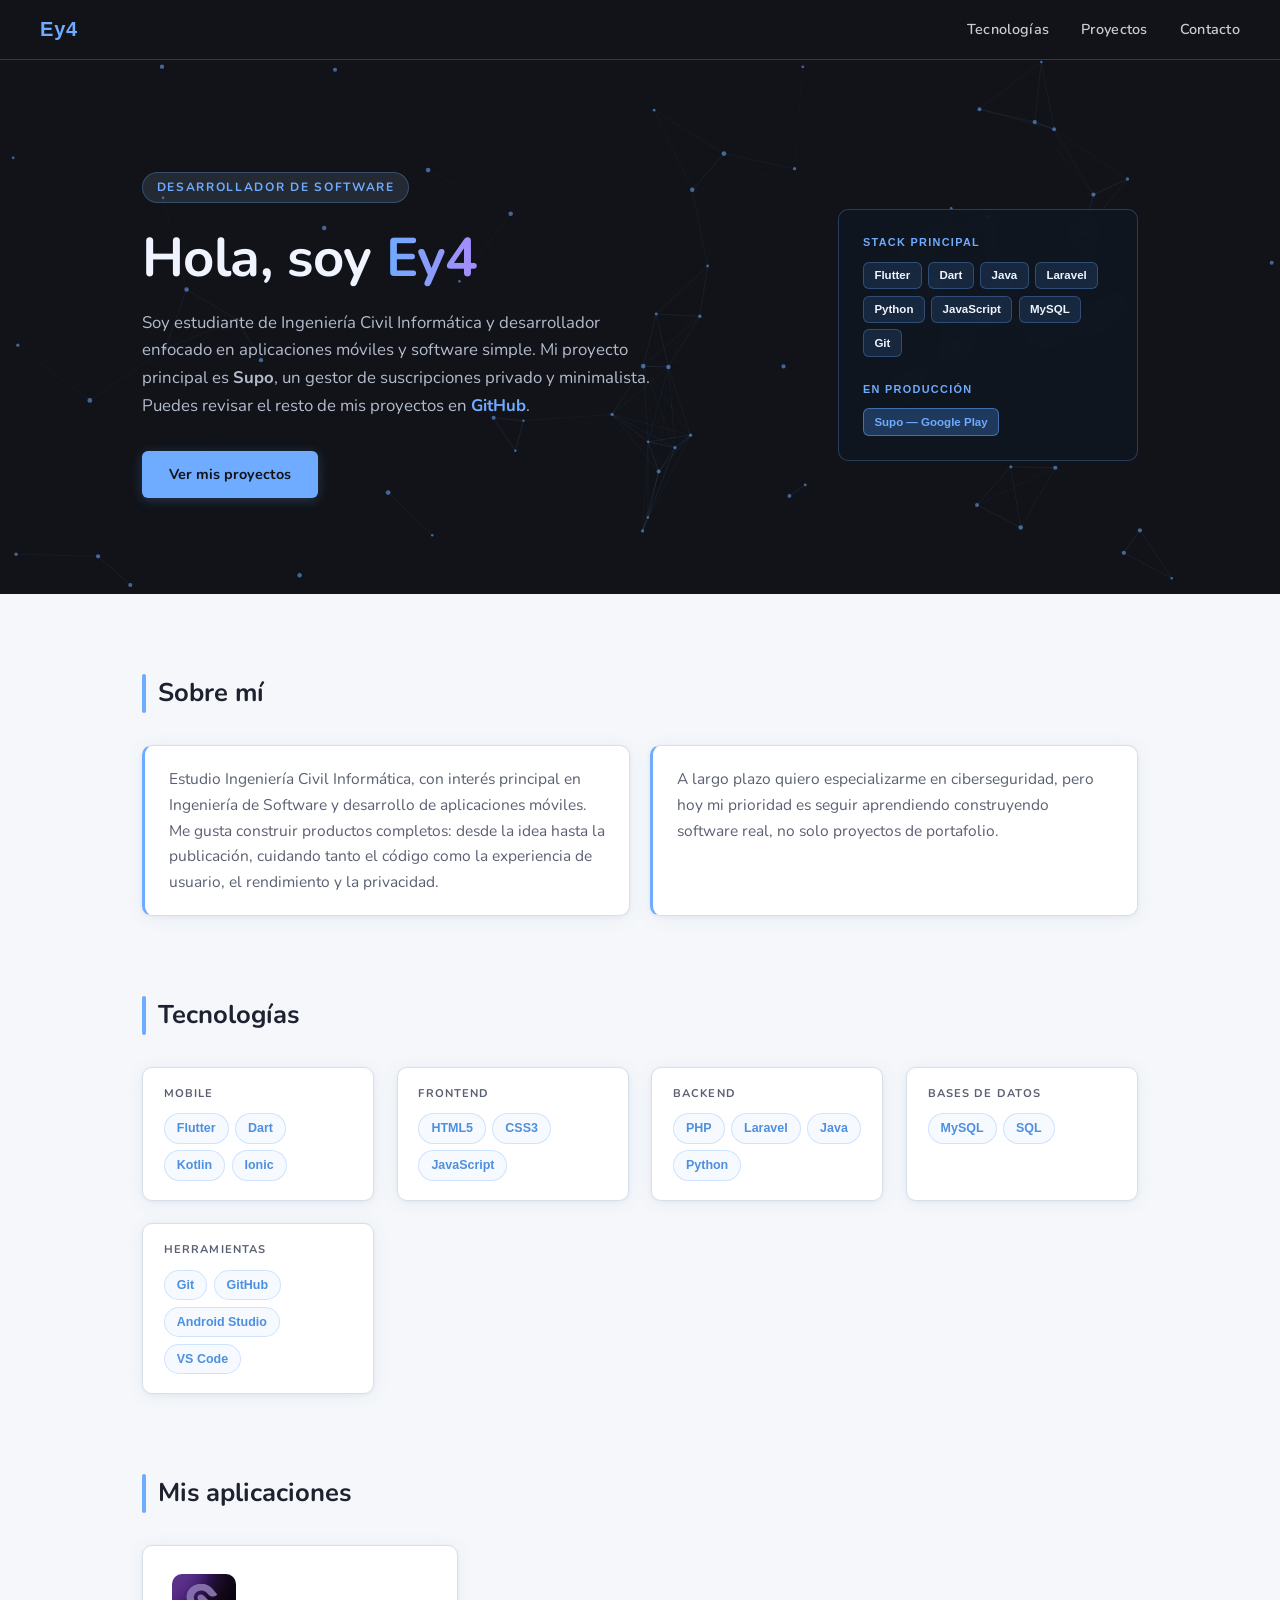
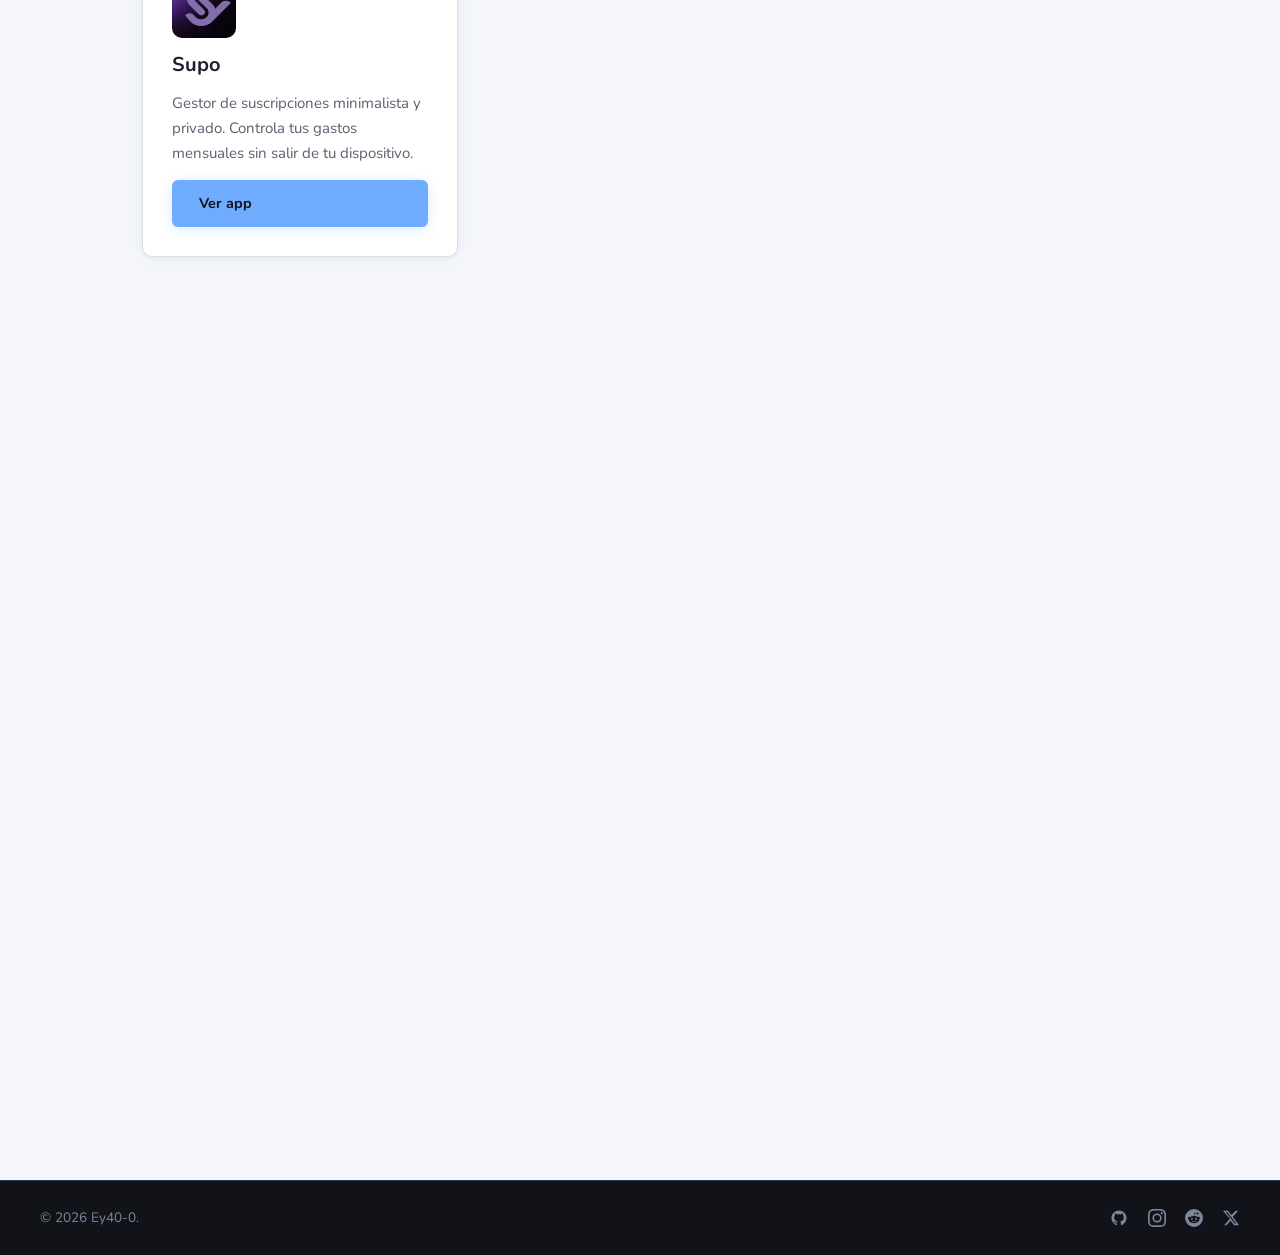
<file: index.html>
<!DOCTYPE html>
<html lang="es">

<head>
    <meta charset="UTF-8">
    <meta name="viewport" content="width=device-width, initial-scale=1.0">
    <link rel="stylesheet" href="style.css">
    <link rel="preconnect" href="https://fonts.googleapis.com">
    <link rel="preconnect" href="https://fonts.gstatic.com" crossorigin>
    <link
        href="https://fonts.googleapis.com/css2?family=Google+Sans:ital,opsz,wght@0,17..18,400..700;1,17..18,400..700&family=Nunito:ital,wght@0,200..1000;1,200..1000&display=swap"
        rel="stylesheet">

    <title>Ey4 — Desarrollador de software y apps móviles | Ey40-0</title>
    <meta name="description"
        content="Ey4 (Ey40-0) es estudiante de Ingeniería Civil Informática y desarrollador enfocado en aplicaciones móviles y software simple. Conoce Supo, su gestor de suscripciones privado, y el resto de sus proyectos.">
    <meta name="author" content="Ey4">
    <link rel="canonical" href="https://ey40-0.github.io/">

    <meta property="og:type" content="website">
    <meta property="og:title" content="Ey4 — Desarrollador de software y apps móviles">
    <meta property="og:description"
        content="Estudiante de Ingeniería Civil Informática y desarrollador de aplicaciones móviles. Creador de Supo, un gestor de suscripciones privado y minimalista.">
    <meta property="og:url" content="https://ey40-0.github.io/">
    <meta property="og:site_name" content="Ey4">

    <meta name="twitter:card" content="summary">
    <meta name="twitter:title" content="Ey4 — Desarrollador de software y apps móviles">
    <meta name="twitter:description"
        content="Estudiante de Ingeniería Civil Informática. Desarrollo aplicaciones móviles simples y privadas, como Supo.">

    <!-- Datos estructurados -->
    <script type="application/ld+json">
    {
      "@context": "https://schema.org",
      "@type": "Person",
      "name": "Ey4",
      "alternateName": "Ey40-0",
      "url": "https://ey40-0.github.io/",
      "sameAs": [
        "https://github.com/Ey40-0",
        "https://www.instagram.com/llancaaa/",
        "https://www.reddit.com/user/Ey40_0/",
        "https://x.com/como_m_llmo"
      ],
      "jobTitle": "Estudiante de Ingeniería Civil Informática",
      "description": "Estudiante de Ingeniería Civil Informática enfocado en desarrollo de software y aplicaciones móviles, creador de la app Supo.",
      "knowsAbout": [
        "Flutter", "Dart", "Kotlin", "Ionic", "Java", "Python", "PHP", "Laravel",
        "JavaScript", "HTML5", "CSS3", "SQL", "MySQL", "Git", "GitHub"
      ]
    }
    </script>
</head>

<body>

    <!-- Encabezado -->
    <header class="header-bar">
        <h1 id="title">Ey4</h1>
        <nav class="nav-bar" aria-label="Navegación principal">
            <a href="#tech" class="nav-link">Tecnologías</a>
            <a href="#apps" class="nav-link">Proyectos</a>
            <a href="#contact" class="nav-link">Contacto</a>
        </nav>
    </header>

    <main id="main-content">

        <!-- Portada -->
        <section class="seccion-portada">
            <canvas id="particles-canvas" aria-hidden="true"></canvas>
            <div class="portada-inner">
                <div class="presentacion-texto">
                    <span class="portada-kicker">Desarrollador de software</span>
                    <h2 class="portada-headline" id="title-txt-intro">
                        Hola, soy <span>Ey4</span>
                    </h2>
                    <p id="txt-intro">
                        Soy estudiante de Ingeniería Civil Informática y desarrollador enfocado en
                        aplicaciones móviles y software simple. Mi proyecto principal es
                        <strong>Supo</strong>, un gestor de suscripciones privado y minimalista.
                        Puedes revisar el resto de mis proyectos en
                        <a href="https://github.com/Ey40-0" class="blue-link">GitHub</a>.
                    </p>
                    <a href="#apps" class="btn presentacion-cta">Ver mis proyectos</a>
                </div>
                <div class="presentacion-visual" aria-hidden="true">
                    <p class="visual-etiqueta">Stack principal</p>
                    <div class="visual-chips">
                        <span>Flutter</span>
                        <span>Dart</span>
                        <span>Java</span>
                        <span>Laravel</span>
                        <span>Python</span>
                        <span>JavaScript</span>
                        <span>MySQL</span>
                        <span>Git</span>
                    </div>
                    <p class="visual-etiqueta">En producción</p>
                    <div class="visual-chips">
                        <a href="#apps" class="visual-chip-destacado visual-chip-link">Supo — Google Play</a>
                    </div>
                </div>
            </div>
        </section>

        <!-- Sobre mi -->
        <article class="prose-section section-wrap fade-up" id="about">
            <h2 class="section-heading">Sobre mí</h2>
            <div class="prose-grid">
                <div class="prose-card">
                    Estudio Ingeniería Civil Informática, con interés principal en
                    Ingeniería de Software y desarrollo de aplicaciones móviles. Me gusta
                    construir productos completos: desde la idea hasta la publicación,
                    cuidando tanto el código como la experiencia de usuario, el rendimiento
                    y la privacidad.
                </div>
                <div class="prose-card">
                    A largo plazo quiero especializarme en ciberseguridad, pero hoy mi
                    prioridad es seguir aprendiendo construyendo software real, no solo
                    proyectos de portafolio.
                </div>
            </div>
        </article>

        <!-- Stack tecnologico -->
        <article class="tech-section section-wrap fade-up" id="tech">
            <h2 class="section-heading">Tecnologías</h2>
            <div class="tech-grid">
                <div class="tech-categoria">
                    <h3>Mobile</h3>
                    <div class="tech-pills">
                        <span class="tech-pill">Flutter</span>
                        <span class="tech-pill">Dart</span>
                        <span class="tech-pill">Kotlin</span>
                        <span class="tech-pill">Ionic</span>
                    </div>
                </div>
                <div class="tech-categoria">
                    <h3>Frontend</h3>
                    <div class="tech-pills">
                        <span class="tech-pill">HTML5</span>
                        <span class="tech-pill">CSS3</span>
                        <span class="tech-pill">JavaScript</span>
                    </div>
                </div>
                <div class="tech-categoria">
                    <h3>Backend</h3>
                    <div class="tech-pills">
                        <span class="tech-pill">PHP</span>
                        <span class="tech-pill">Laravel</span>
                        <span class="tech-pill">Java</span>
                        <span class="tech-pill">Python</span>
                    </div>
                </div>
                <div class="tech-categoria">
                    <h3>Bases de datos</h3>
                    <div class="tech-pills">
                        <span class="tech-pill">MySQL</span>
                        <span class="tech-pill">SQL</span>
                    </div>
                </div>
                <div class="tech-categoria">
                    <h3>Herramientas</h3>
                    <div class="tech-pills">
                        <span class="tech-pill">Git</span>
                        <span class="tech-pill">GitHub</span>
                        <span class="tech-pill">Android Studio</span>
                        <span class="tech-pill">VS Code</span>
                    </div>
                </div>
            </div>
        </article>

        <!-- Aplicaciones -->
        <article class="apps-section section-wrap fade-up" id="apps">
            <h2 class="section-heading">Mis aplicaciones</h2>
            <div class="apps-grid">
                <div class="app-card">
                    <div class="app-icon">
                        <img src="/supo/assets/icon/Supo.png" alt="Ícono de la aplicación Supo">
                    </div>
                    <h3>Supo</h3>
                    <p>
                        Gestor de suscripciones minimalista y privado. Controla tus gastos
                        mensuales sin salir de tu dispositivo.
                    </p>
                    <a href="./supo/" class="btn">Ver app</a>
                </div>

                <!-- Espacio listo para otras apps -->
                <!--
                <div class="app-card">
                    ...
                </div>
                -->
            </div>
        </article>

        <!-- Filosofía de desarrollo -->
        <article class="prose-section section-wrap fade-up" id="philosophy">
            <h2 class="section-heading">Cómo trabajo</h2>
            <div class="prose-grid">
                <div class="prose-card">Prefiero aplicaciones simples antes que complejas.</div>
                <div class="prose-card">Valoro el código limpio, la mantenibilidad y una buena arquitectura.</div>
                <div class="prose-card">Cada proyecto debe tener una utilidad real y una experiencia de usuario cuidada.
                </div>
                <div class="prose-card">Aprendo nuevas tecnologías cuando realmente aportan valor, no por moda.</div>
            </div>
        </article>

        <!-- Contacto -->
        <article class="contact-section section-wrap fade-up" id="contact">
            <div class="contact-box">
                <h2 class="section-heading">Contacto</h2>
                <p>
                    Podés encontrarme en GitHub o seguirme en mis redes sociales.
                </p>

                <div class="contact-main-link">
                    <a href="https://github.com/Ey40-0" class="btn" target="_blank" rel="noopener">
                        <!-- GitHub icon -->
                        <svg width="18" height="18" viewBox="0 0 24 24" fill="currentColor" aria-hidden="true">
                            <path d="M12 2C6.477 2 2 6.477 2 12c0 4.418 2.865 8.166 6.839 9.489.5.092.682-.217.682-.482 0-.237-.009-.866-.013-1.7-2.782.603-3.369-1.342-3.369-1.342-.454-1.154-1.11-1.462-1.11-1.462-.908-.62.069-.608.069-.608 1.003.07 1.531 1.03 1.531 1.03.892 1.529 2.341 1.087 2.91.832.092-.647.35-1.088.636-1.338-2.22-.253-4.555-1.11-4.555-4.943 0-1.091.39-1.984 1.029-2.683-.103-.253-.446-1.27.098-2.647 0 0 .84-.268 2.75 1.026A9.578 9.578 0 0112 6.836a9.59 9.59 0 012.504.337c1.909-1.294 2.747-1.026 2.747-1.026.546 1.377.202 2.394.1 2.647.64.699 1.028 1.592 1.028 2.683 0 3.842-2.339 4.687-4.566 4.935.359.309.678.919.678 1.852 0 1.336-.012 2.415-.012 2.743 0 .267.18.578.688.48C19.138 20.163 22 16.418 22 12c0-5.523-4.477-10-10-10z"/>
                        </svg>
                        GitHub: Ey40-0
                    </a>
                </div>

                <div class="social-links">
                    <!-- Instagram -->
                    <a href="https://www.instagram.com/llancaaa/?hl=es-la" class="social-btn social-btn--instagram"
                       target="_blank" rel="noopener" aria-label="Instagram de Ey4">
                        <svg width="18" height="18" viewBox="0 0 24 24" fill="currentColor" aria-hidden="true">
                            <path d="M12 2.163c3.204 0 3.584.012 4.85.07 3.252.148 4.771 1.691 4.919 4.919.058 1.265.069 1.645.069 4.849 0 3.205-.012 3.584-.069 4.849-.149 3.225-1.664 4.771-4.919 4.919-1.266.058-1.644.07-4.85.07-3.204 0-3.584-.012-4.849-.07-3.26-.149-4.771-1.699-4.919-4.92-.058-1.265-.07-1.644-.07-4.849 0-3.204.013-3.583.07-4.849.149-3.227 1.664-4.771 4.919-4.919 1.266-.057 1.645-.069 4.849-.069zM12 0C8.741 0 8.333.014 7.053.072 2.695.272.273 2.69.073 7.052.014 8.333 0 8.741 0 12c0 3.259.014 3.668.072 4.948.2 4.358 2.618 6.78 6.98 6.98C8.333 23.986 8.741 24 12 24c3.259 0 3.668-.014 4.948-.072 4.354-.2 6.782-2.618 6.979-6.98.059-1.28.073-1.689.073-4.948 0-3.259-.014-3.667-.072-4.947-.196-4.354-2.617-6.78-6.979-6.98C15.668.014 15.259 0 12 0zm0 5.838a6.162 6.162 0 100 12.324 6.162 6.162 0 000-12.324zM12 16a4 4 0 110-8 4 4 0 010 8zm6.406-11.845a1.44 1.44 0 100 2.881 1.44 1.44 0 000-2.881z"/>
                        </svg>
                        Instagram
                    </a>

                    <!-- Reddit -->
                    <a href="https://www.reddit.com/user/Ey40_0/" class="social-btn social-btn--reddit"
                       target="_blank" rel="noopener" aria-label="Reddit de Ey4">
                        <svg width="18" height="18" viewBox="0 0 24 24" fill="currentColor" aria-hidden="true">
                            <path d="M12 0A12 12 0 0 0 0 12a12 12 0 0 0 12 12 12 12 0 0 0 12-12A12 12 0 0 0 12 0zm5.01 4.744c.688 0 1.25.561 1.25 1.249a1.25 1.25 0 0 1-2.498.056l-2.597-.547-.8 3.747c1.824.07 3.48.632 4.674 1.488.308-.309.73-.491 1.207-.491.968 0 1.754.786 1.754 1.754 0 .716-.435 1.333-1.01 1.614a3.111 3.111 0 0 1 .042.52c0 2.694-3.13 4.87-7.004 4.87-3.874 0-7.004-2.176-7.004-4.87 0-.183.015-.366.043-.534A1.748 1.748 0 0 1 4.028 12c0-.968.786-1.754 1.754-1.754.463 0 .898.196 1.207.49 1.207-.883 2.878-1.43 4.744-1.487l.885-4.182a.342.342 0 0 1 .14-.197.35.35 0 0 1 .238-.042l2.906.617a1.214 1.214 0 0 1 1.108-.701zM9.25 12C8.561 12 8 12.562 8 13.25c0 .687.561 1.248 1.25 1.248.687 0 1.248-.561 1.248-1.249 0-.688-.561-1.249-1.249-1.249zm5.5 0c-.687 0-1.248.561-1.248 1.25 0 .687.561 1.248 1.249 1.248.688 0 1.249-.561 1.249-1.249 0-.687-.562-1.249-1.25-1.249zm-5.466 3.99a.327.327 0 0 0-.231.094.33.33 0 0 0 0 .463c.842.842 2.484.913 2.961.913.477 0 2.105-.056 2.961-.913a.361.361 0 0 0 .029-.463.33.33 0 0 0-.464 0c-.547.533-1.684.73-2.512.73-.828 0-1.979-.196-2.512-.73a.326.326 0 0 0-.232-.095z"/>
                        </svg>
                        Reddit
                    </a>

                    <!-- X / Twitter -->
                    <a href="https://x.com/como_m_llmo" class="social-btn social-btn--x"
                       target="_blank" rel="noopener" aria-label="X (Twitter) de Ey4">
                        <svg width="18" height="18" viewBox="0 0 24 24" fill="currentColor" aria-hidden="true">
                            <path d="M18.244 2.25h3.308l-7.227 8.26 8.502 11.24H16.17l-4.714-6.231-5.401 6.231H2.746l7.73-8.835L1.254 2.25H8.08l4.253 5.622 5.912-5.622zm-1.161 17.52h1.833L7.084 4.126H5.117z"/>
                        </svg>
                        X
                    </a>
                </div>
            </div>
        </article>

    </main>

    <footer>
        <p data-site="copyright"></p>
        <div class="footer-socials">
            <a data-site="github-link" target="_blank" rel="noopener" aria-label="GitHub">
                <svg width="18" height="18" viewBox="0 0 24 24" fill="currentColor" aria-hidden="true">
                    <path d="M12 2C6.477 2 2 6.477 2 12c0 4.418 2.865 8.166 6.839 9.489.5.092.682-.217.682-.482 0-.237-.009-.866-.013-1.7-2.782.603-3.369-1.342-3.369-1.342-.454-1.154-1.11-1.462-1.11-1.462-.908-.62.069-.608.069-.608 1.003.07 1.531 1.03 1.531 1.03.892 1.529 2.341 1.087 2.91.832.092-.647.35-1.088.636-1.338-2.22-.253-4.555-1.11-4.555-4.943 0-1.091.39-1.984 1.029-2.683-.103-.253-.446-1.27.098-2.647 0 0 .84-.268 2.75 1.026A9.578 9.578 0 0112 6.836a9.59 9.59 0 012.504.337c1.909-1.294 2.747-1.026 2.747-1.026.546 1.377.202 2.394.1 2.647.64.699 1.028 1.592 1.028 2.683 0 3.842-2.339 4.687-4.566 4.935.359.309.678.919.678 1.852 0 1.336-.012 2.415-.012 2.743 0 .267.18.578.688.48C19.138 20.163 22 16.418 22 12c0-5.523-4.477-10-10-10z"/>
                </svg>
            </a>
            <a href="https://www.instagram.com/llancaaa/?hl=es-la" target="_blank" rel="noopener" aria-label="Instagram">
                <svg width="18" height="18" viewBox="0 0 24 24" fill="currentColor" aria-hidden="true">
                    <path d="M12 2.163c3.204 0 3.584.012 4.85.07 3.252.148 4.771 1.691 4.919 4.919.058 1.265.069 1.645.069 4.849 0 3.205-.012 3.584-.069 4.849-.149 3.225-1.664 4.771-4.919 4.919-1.266.058-1.644.07-4.85.07-3.204 0-3.584-.012-4.849-.07-3.26-.149-4.771-1.699-4.919-4.92-.058-1.265-.07-1.644-.07-4.849 0-3.204.013-3.583.07-4.849.149-3.227 1.664-4.771 4.919-4.919 1.266-.057 1.645-.069 4.849-.069zM12 0C8.741 0 8.333.014 7.053.072 2.695.272.273 2.69.073 7.052.014 8.333 0 8.741 0 12c0 3.259.014 3.668.072 4.948.2 4.358 2.618 6.78 6.98 6.98C8.333 23.986 8.741 24 12 24c3.259 0 3.668-.014 4.948-.072 4.354-.2 6.782-2.618 6.979-6.98.059-1.28.073-1.689.073-4.948 0-3.259-.014-3.667-.072-4.947-.196-4.354-2.617-6.78-6.979-6.98C15.668.014 15.259 0 12 0zm0 5.838a6.162 6.162 0 100 12.324 6.162 6.162 0 000-12.324zM12 16a4 4 0 110-8 4 4 0 010 8zm6.406-11.845a1.44 1.44 0 100 2.881 1.44 1.44 0 000-2.881z"/>
                </svg>
            </a>
            <a href="https://www.reddit.com/user/Ey40_0/" target="_blank" rel="noopener" aria-label="Reddit">
                <svg width="18" height="18" viewBox="0 0 24 24" fill="currentColor" aria-hidden="true">
                    <path d="M12 0A12 12 0 0 0 0 12a12 12 0 0 0 12 12 12 12 0 0 0 12-12A12 12 0 0 0 12 0zm5.01 4.744c.688 0 1.25.561 1.25 1.249a1.25 1.25 0 0 1-2.498.056l-2.597-.547-.8 3.747c1.824.07 3.48.632 4.674 1.488.308-.309.73-.491 1.207-.491.968 0 1.754.786 1.754 1.754 0 .716-.435 1.333-1.01 1.614a3.111 3.111 0 0 1 .042.52c0 2.694-3.13 4.87-7.004 4.87-3.874 0-7.004-2.176-7.004-4.87 0-.183.015-.366.043-.534A1.748 1.748 0 0 1 4.028 12c0-.968.786-1.754 1.754-1.754.463 0 .898.196 1.207.49 1.207-.883 2.878-1.43 4.744-1.487l.885-4.182a.342.342 0 0 1 .14-.197.35.35 0 0 1 .238-.042l2.906.617a1.214 1.214 0 0 1 1.108-.701zM9.25 12C8.561 12 8 12.562 8 13.25c0 .687.561 1.248 1.25 1.248.687 0 1.248-.561 1.248-1.249 0-.688-.561-1.249-1.249-1.249zm5.5 0c-.687 0-1.248.561-1.248 1.25 0 .687.561 1.248 1.249 1.248.688 0 1.249-.561 1.249-1.249 0-.687-.562-1.249-1.25-1.249zm-5.466 3.99a.327.327 0 0 0-.231.094.33.33 0 0 0 0 .463c.842.842 2.484.913 2.961.913.477 0 2.105-.056 2.961-.913a.361.361 0 0 0 .029-.463.33.33 0 0 0-.464 0c-.547.533-1.684.73-2.512.73-.828 0-1.979-.196-2.512-.73a.326.326 0 0 0-.232-.095z"/>
                </svg>
            </a>
            <a href="https://x.com/como_m_llmo" target="_blank" rel="noopener" aria-label="X (Twitter)">
                <svg width="18" height="18" viewBox="0 0 24 24" fill="currentColor" aria-hidden="true">
                    <path d="M18.244 2.25h3.308l-7.227 8.26 8.502 11.24H16.17l-4.714-6.231-5.401 6.231H2.746l7.73-8.835L1.254 2.25H8.08l4.253 5.622 5.912-5.622zm-1.161 17.52h1.833L7.084 4.126H5.117z"/>
                </svg>
            </a>
        </div>
    </footer>

    <script src="/site-config.js"></script>
    <script>
        /* ── Animaciones de entrada al hacer scroll ── */
        const observer = new IntersectionObserver((entries) => {
            entries.forEach(entry => {
                if (entry.isIntersecting) {
                    entry.target.classList.add('visible');
                    observer.unobserve(entry.target);
                }
            });
        }, { threshold: 0.08 });

        document.querySelectorAll('.fade-up').forEach(el => observer.observe(el));

        /* ── Ripple effect en botones ── */
        document.querySelectorAll('.btn').forEach(btn => {
            btn.addEventListener('click', function(e) {
                const rect = this.getBoundingClientRect();
                const size = Math.max(rect.width, rect.height);
                const x = e.clientX - rect.left - size / 2;
                const y = e.clientY - rect.top - size / 2;
                const ripple = document.createElement('span');
                ripple.classList.add('ripple');
                ripple.style.cssText = `width:${size}px;height:${size}px;left:${x}px;top:${y}px`;
                this.appendChild(ripple);
                ripple.addEventListener('animationend', () => ripple.remove());
            });
        });

        /* ── Partículas interactivas ── */
        (function () {
            const canvas = document.getElementById('particles-canvas');
            if (!canvas) return;
            const ctx = canvas.getContext('2d');

            let W, H, particles, mouse = { x: -9999, y: -9999 };
            const COUNT = 70;
            const MAX_DIST = 130;
            const MOUSE_DIST = 110;
            const SPEED = 0.35;

            function resize() {
                W = canvas.width  = canvas.offsetWidth;
                H = canvas.height = canvas.offsetHeight;
            }

            function rand(min, max) { return Math.random() * (max - min) + min; }

            function initParticles() {
                particles = Array.from({ length: COUNT }, () => ({
                    x:  rand(0, W),
                    y:  rand(0, H),
                    vx: rand(-SPEED, SPEED),
                    vy: rand(-SPEED, SPEED),
                    r:  rand(1.2, 2.4),
                }));
            }

            function draw() {
                ctx.clearRect(0, 0, W, H);

                /* Conexiones */
                for (let i = 0; i < particles.length; i++) {
                    for (let j = i + 1; j < particles.length; j++) {
                        const p1 = particles[i], p2 = particles[j];
                        const dx = p1.x - p2.x, dy = p1.y - p2.y;
                        const d = Math.sqrt(dx * dx + dy * dy);
                        if (d < MAX_DIST) {
                            ctx.beginPath();
                            ctx.moveTo(p1.x, p1.y);
                            ctx.lineTo(p2.x, p2.y);
                            ctx.strokeStyle = `rgba(111,171,255,${0.18 * (1 - d / MAX_DIST)})`;
                            ctx.lineWidth = 0.8;
                            ctx.stroke();
                        }
                    }
                }

                /* Puntos */
                particles.forEach(p => {
                    ctx.beginPath();
                    ctx.arc(p.x, p.y, p.r, 0, Math.PI * 2);
                    ctx.fillStyle = 'rgba(111,171,255,0.55)';
                    ctx.fill();
                });
            }

            function update() {
                particles.forEach(p => {
                    /* Repulsión suave del cursor */
                    const dx = p.x - mouse.x, dy = p.y - mouse.y;
                    const d = Math.sqrt(dx * dx + dy * dy);
                    if (d < MOUSE_DIST && d > 0) {
                        const force = (MOUSE_DIST - d) / MOUSE_DIST * 0.8;
                        p.vx += (dx / d) * force * 0.08;
                        p.vy += (dy / d) * force * 0.08;
                    }

                    /* Fricción para que no se aceleren demasiado */
                    p.vx *= 0.98;
                    p.vy *= 0.98;

                    /* Clamp de velocidad */
                    const speed = Math.sqrt(p.vx * p.vx + p.vy * p.vy);
                    if (speed > SPEED * 3) {
                        p.vx = (p.vx / speed) * SPEED * 3;
                        p.vy = (p.vy / speed) * SPEED * 3;
                    }

                    p.x += p.vx;
                    p.y += p.vy;

                    /* Rebote en bordes */
                    if (p.x < 0)  { p.x = 0;  p.vx *= -1; }
                    if (p.x > W)  { p.x = W;  p.vx *= -1; }
                    if (p.y < 0)  { p.y = 0;  p.vy *= -1; }
                    if (p.y > H)  { p.y = H;  p.vy *= -1; }
                });
            }

            function loop() {
                update();
                draw();
                requestAnimationFrame(loop);
            }

            /* Posición del mouse relativa al canvas */
            const section = canvas.parentElement;
            section.addEventListener('mousemove', e => {
                const rect = canvas.getBoundingClientRect();
                mouse.x = e.clientX - rect.left;
                mouse.y = e.clientY - rect.top;
            });
            section.addEventListener('mouseleave', () => {
                mouse.x = -9999;
                mouse.y = -9999;
            });

            /* Touch */
            section.addEventListener('touchmove', e => {
                const rect = canvas.getBoundingClientRect();
                mouse.x = e.touches[0].clientX - rect.left;
                mouse.y = e.touches[0].clientY - rect.top;
            }, { passive: true });

            /* Init */
            resize();
            initParticles();
            loop();
            window.addEventListener('resize', () => { resize(); initParticles(); });

            /* Respetar prefers-reduced-motion */
            if (window.matchMedia('(prefers-reduced-motion: reduce)').matches) {
                canvas.style.display = 'none';
            }
        })();
    </script>
</body>

</html>
</file>
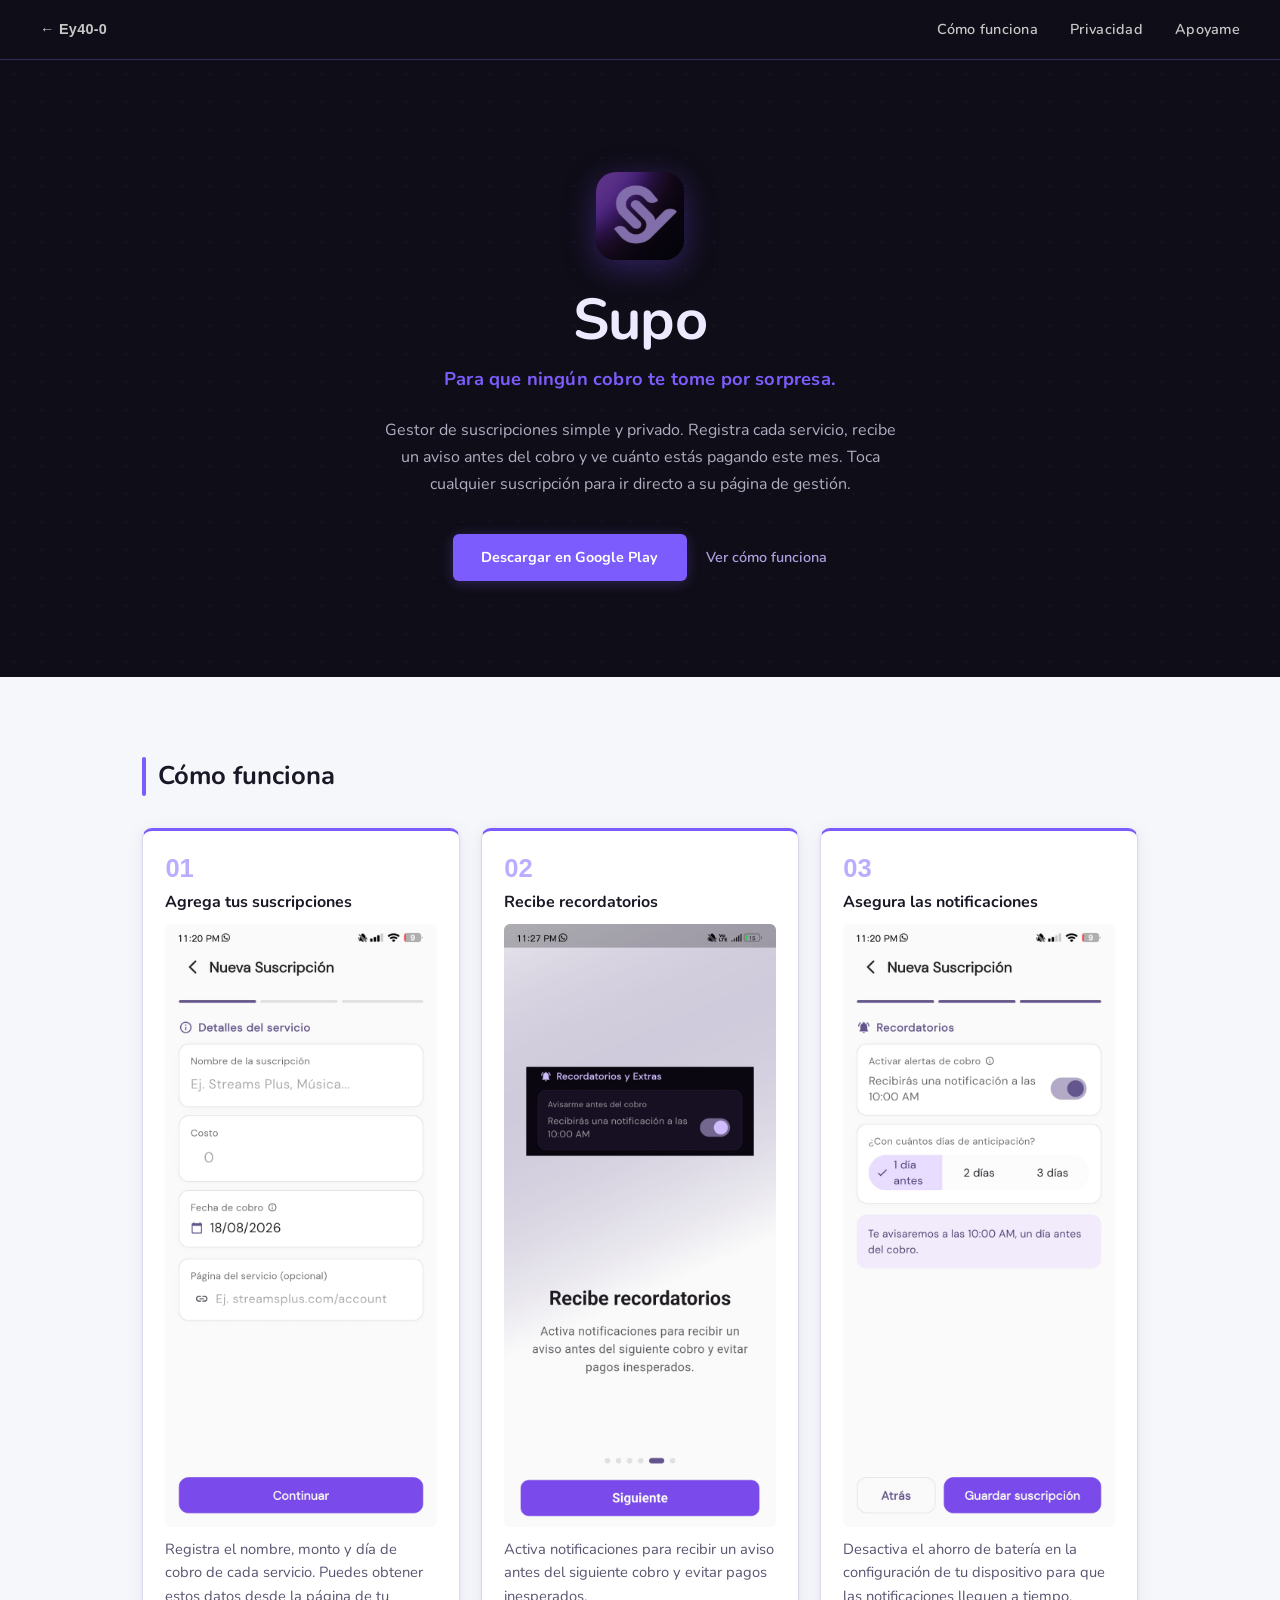
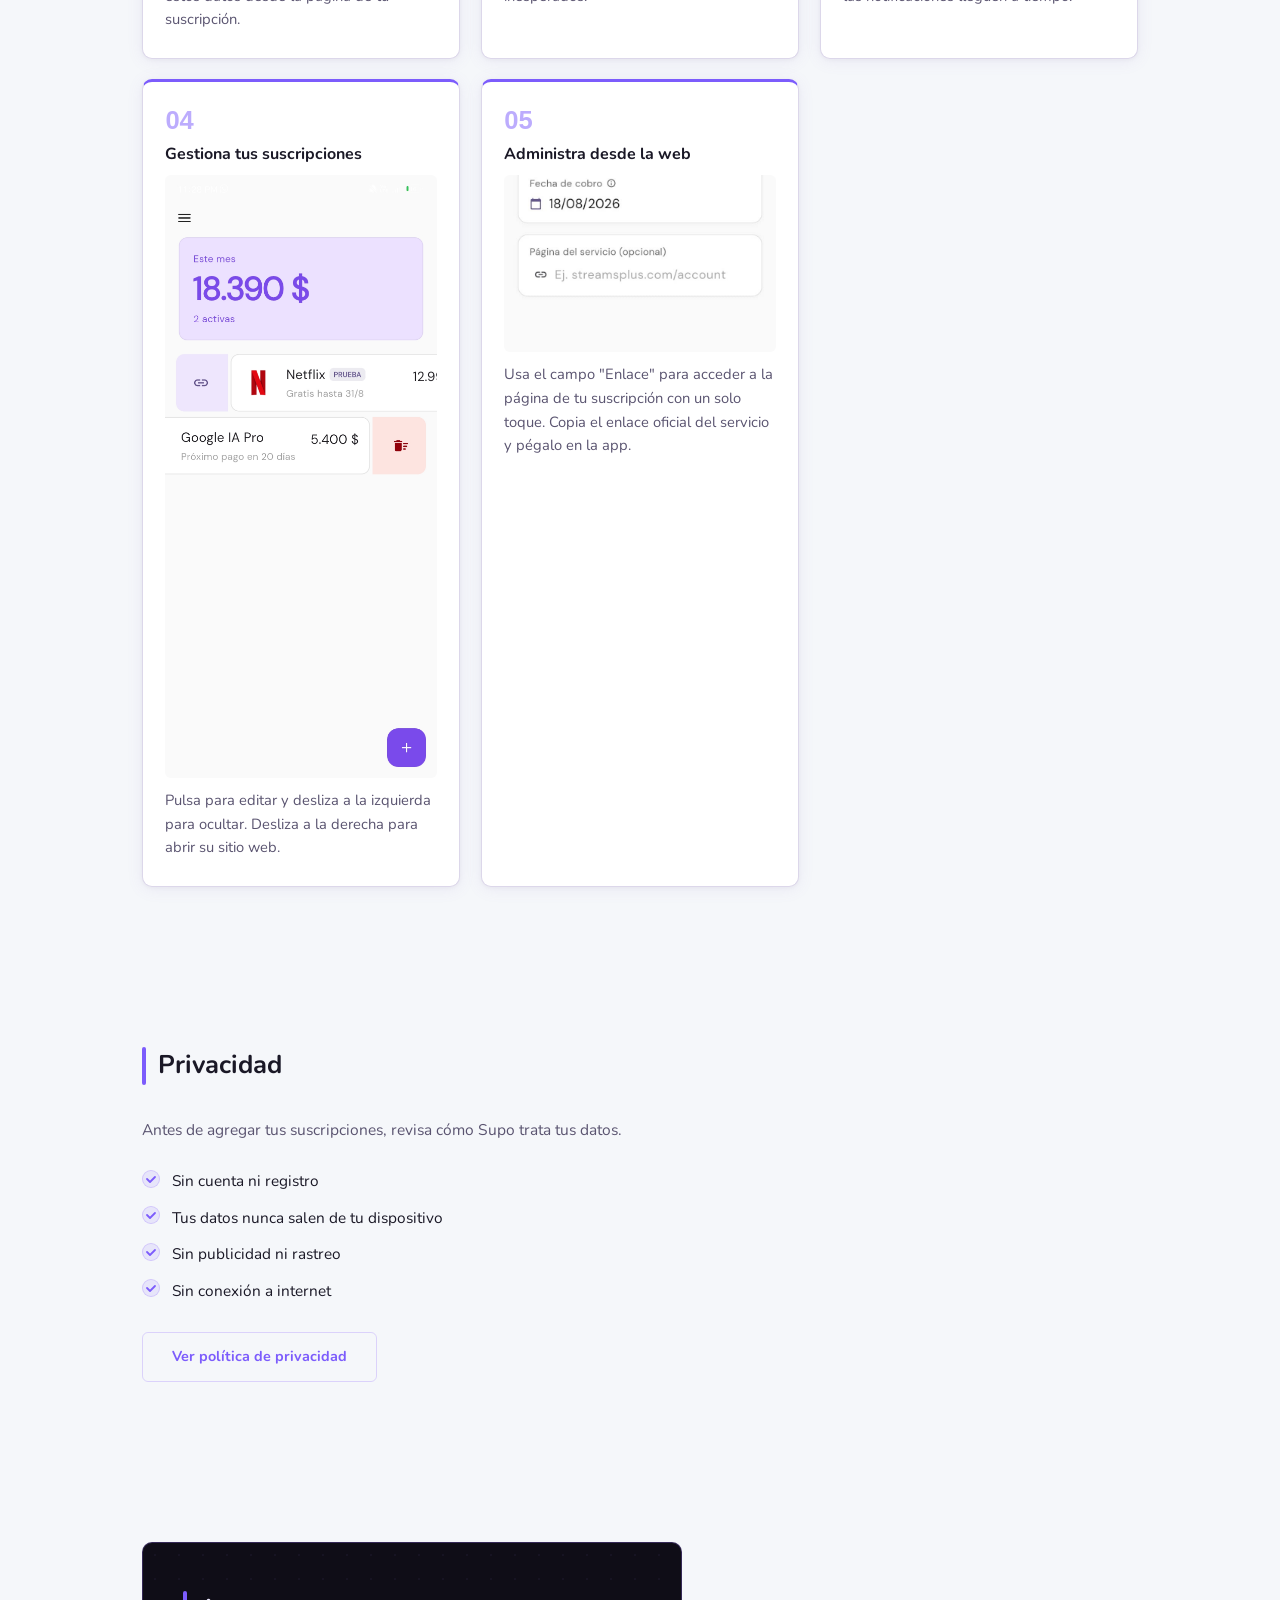
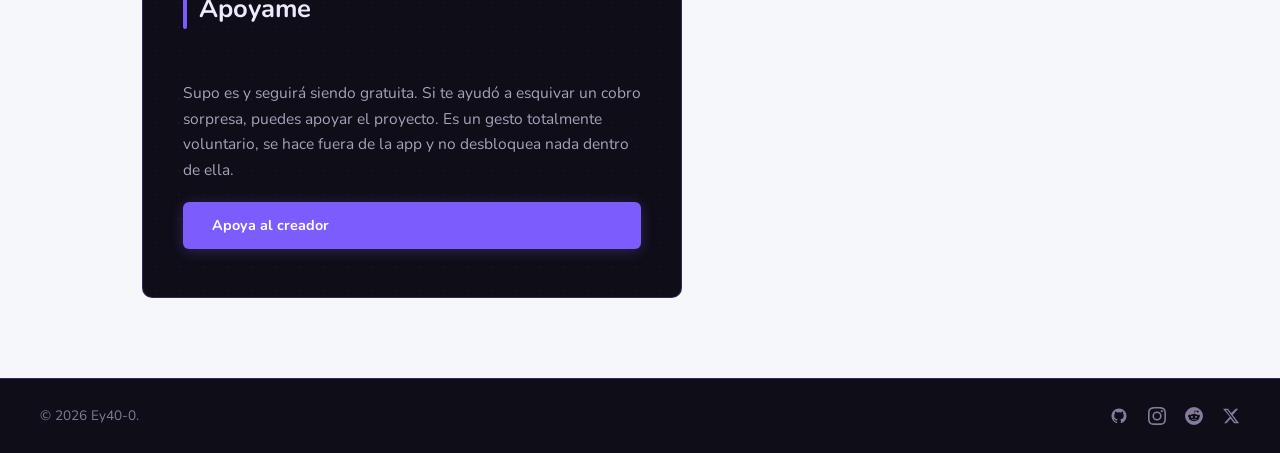
<file: supo/index.html>
<!DOCTYPE html>
<html lang="es">

<head>
    <meta charset="UTF-8">
    <meta name="viewport" content="width=device-width, initial-scale=1.0">
    <link rel="stylesheet" href="supo-style.css">
    <link rel="preconnect" href="https://fonts.googleapis.com">
    <link rel="preconnect" href="https://fonts.gstatic.com" crossorigin>
    <link
        href="https://fonts.googleapis.com/css2?family=Google+Sans:ital,opsz,wght@0,17..18,400..700;1,17..18,400..700&family=Nunito:ital,wght@0,200..1000;1,200..1000&display=swap"
        rel="stylesheet">

    <title>Supo — Gestor de suscripciones privado | Ey40-0</title>
    <meta name="description"
        content="Supo es un gestor de suscripciones minimalista y privado para Android. Registra tus servicios, recibe recordatorios y controla tus gastos mensuales sin que tus datos salgan de tu dispositivo.">
    <meta name="author" content="Ey4">
    <link rel="canonical" href="https://ey40-0.github.io/supo/">

    <meta property="og:type" content="website">
    <meta property="og:title" content="Supo — Gestor de suscripciones privado">
    <meta property="og:description"
        content="App Android minimalista para controlar tus suscripciones. Sin cuenta, sin internet, sin rastreo.">
    <meta property="og:url" content="https://ey40-0.github.io/supo/">

    <meta name="twitter:card" content="summary">
    <meta name="twitter:title" content="Supo — Gestor de suscripciones privado">
    <meta name="twitter:description" content="Controla tus suscripciones de forma privada. Sin cuenta ni rastreo.">

    <script type="application/ld+json">
    {
      "@context": "https://schema.org",
      "@type": "MobileApplication",
      "name": "Supo",
      "operatingSystem": "Android",
      "applicationCategory": "FinanceApplication",
      "url": "https://ey40-0.github.io/supo/",
      "description": "Gestor de suscripciones minimalista y privado para Android.",
      "author": { "@type": "Person", "name": "Ey4" }
    }
    </script>
</head>

<body>

    <!-- Header -->
    <header class="header-bar">
        <a href="../index.html" class="nav-link brand-link">← Ey40-0</a>
        <nav class="nav-bar" aria-label="Navegación Supo">
            <a href="#manual" class="nav-link">Cómo funciona</a>
            <a href="#privacidad" class="nav-link">Privacidad</a>
            <a href="#apoyame" class="nav-link">Apoyame</a>
        </nav>
    </header>

    <main id="main-content">

        <!-- Portada -->
        <section class="seccion-portada">
            <div id="portada-app">
                <div class="icono-portada">
                    <img src="/supo/assets/icon/Supo.png" alt="Ícono de la aplicación Supo">
                </div>
                <h1 id="app-title">Supo</h1>
                <p id="eslogan-app">Para que ningún cobro te tome por sorpresa.</p>
                <p id="app-description">
                    Gestor de suscripciones simple y privado. Registra cada servicio, recibe un aviso
                    antes del cobro y ve cuánto estás pagando este mes. Toca cualquier suscripción para
                    ir directo a su página de gestión.
                </p>
                <div class="acciones-portada">
                    <a href="https://play.google.com/store/apps/details?id=io.github.ey4.supo" class="btn"
                        target="_blank" rel="noopener">Descargar en Google Play</a>
                    <a href="#manual" class="text-link">Ver cómo funciona</a>
                </div>
            </div>
        </section>

        <!-- Manual de uso -->
        <article class="manual-section section-wrap fade-up" id="manual">
            <h2 class="section-heading">Cómo funciona</h2>
            <div class="steps">
                <div class="step-card">
                    <span class="step-number">01</span>
                    <h3>Agrega tus suscripciones</h3>
                    <div class="step-image">
                        <img src="/supo/assets/images/Supo1.jpeg" alt="Pantalla para agregar una suscripción en Supo">
                    </div>
                    <p class="step-text">Registra el nombre, monto y día de cobro de cada servicio. Puedes obtener estos
                        datos desde la página de tu suscripción.</p>
                </div>
                <div class="step-card">
                    <span class="step-number">02</span>
                    <h3>Recibe recordatorios</h3>
                    <div class="step-image">
                        <img src="/supo/assets/images/Supo4.jpeg" alt="Notificación de recordatorio de cobro en Supo">
                    </div>
                    <p class="step-text">Activa notificaciones para recibir un aviso antes del siguiente cobro y evitar
                        pagos inesperados.</p>
                </div>
                <div class="step-card">
                    <span class="step-number">03</span>
                    <h3>Asegura las notificaciones</h3>
                    <div class="step-image">
                        <img src="/supo/assets/images/Supo3.jpeg"
                            alt="Configuración de batería para notificaciones en Supo">
                    </div>
                    <p class="step-text">Desactiva el ahorro de batería en la configuración de tu dispositivo para que
                        las notificaciones lleguen a tiempo.</p>
                </div>
                <div class="step-card">
                    <span class="step-number">04</span>
                    <h3>Gestiona tus suscripciones</h3>
                    <div class="step-image">
                        <img src="/supo/assets/images/Supo6.jpeg" alt="Gestión de suscripciones con swipe en Supo">
                    </div>
                    <p class="step-text">Pulsa para editar y desliza a la izquierda para ocultar. Desliza a la derecha
                        para abrir su sitio web.</p>
                </div>
                <div class="step-card">
                    <span class="step-number">05</span>
                    <h3>Administra desde la web</h3>
                    <div class="step-image">
                        <img src="/supo/assets/images/img_link.jpeg" alt="Campo de enlace web en Supo">
                    </div>
                    <p class="step-text">Usa el campo "Enlace" para acceder a la página de tu suscripción con un solo
                        toque. Copia el enlace oficial del servicio y pégalo en la app.</p>
                </div>
            </div>
        </article>

        <!-- Privacidad -->
        <article class="privacy-section section-wrap fade-up" id="privacidad">
            <h2 class="section-heading">Privacidad</h2>
            <p class="privacy-intro">Antes de agregar tus suscripciones, revisa cómo Supo trata tus datos.</p>
            <ul class="privacidad-puntos">
                <li>Sin cuenta ni registro</li>
                <li>Tus datos nunca salen de tu dispositivo</li>
                <li>Sin publicidad ni rastreo</li>
                <li>Sin conexión a internet</li>
            </ul>
            <a href="./privacy.html" class="btn btn-outline">Ver política de privacidad</a>
        </article>

        <!-- Apoyame -->
        <article class="coffee-section section-wrap fade-up" id="apoyame">
            <div class="coffee-box">
                <h2 class="section-heading">Apoyame</h2>
                <p>
                    Supo es y seguirá siendo gratuita. Si te ayudó a esquivar un cobro sorpresa,
                    puedes apoyar el proyecto. Es un gesto totalmente voluntario, se hace fuera de
                    la app y no desbloquea nada dentro de ella.
                </p>
                <a href="https://link.mercadopago.cl/ey4developer" class="btn" target="_blank" rel="noopener">Apoya al
                    creador</a>
            </div>
        </article>

    </main>

    <footer>
        <p data-site="copyright"></p>
        <div data-site="footer-socials"></div>
    </footer>

    <script src="/site-config.js"></script>
    <script>
        /* Animaciones de entrada al hacer scroll */
        const observer = new IntersectionObserver((entries) => {
            entries.forEach(entry => {
                if (entry.isIntersecting) {
                    entry.target.classList.add('visible');
                    observer.unobserve(entry.target);
                }
            });
        }, { threshold: 0.08 });

        document.querySelectorAll('.fade-up').forEach(el => observer.observe(el));
    </script>
</body>

</html>
</file>
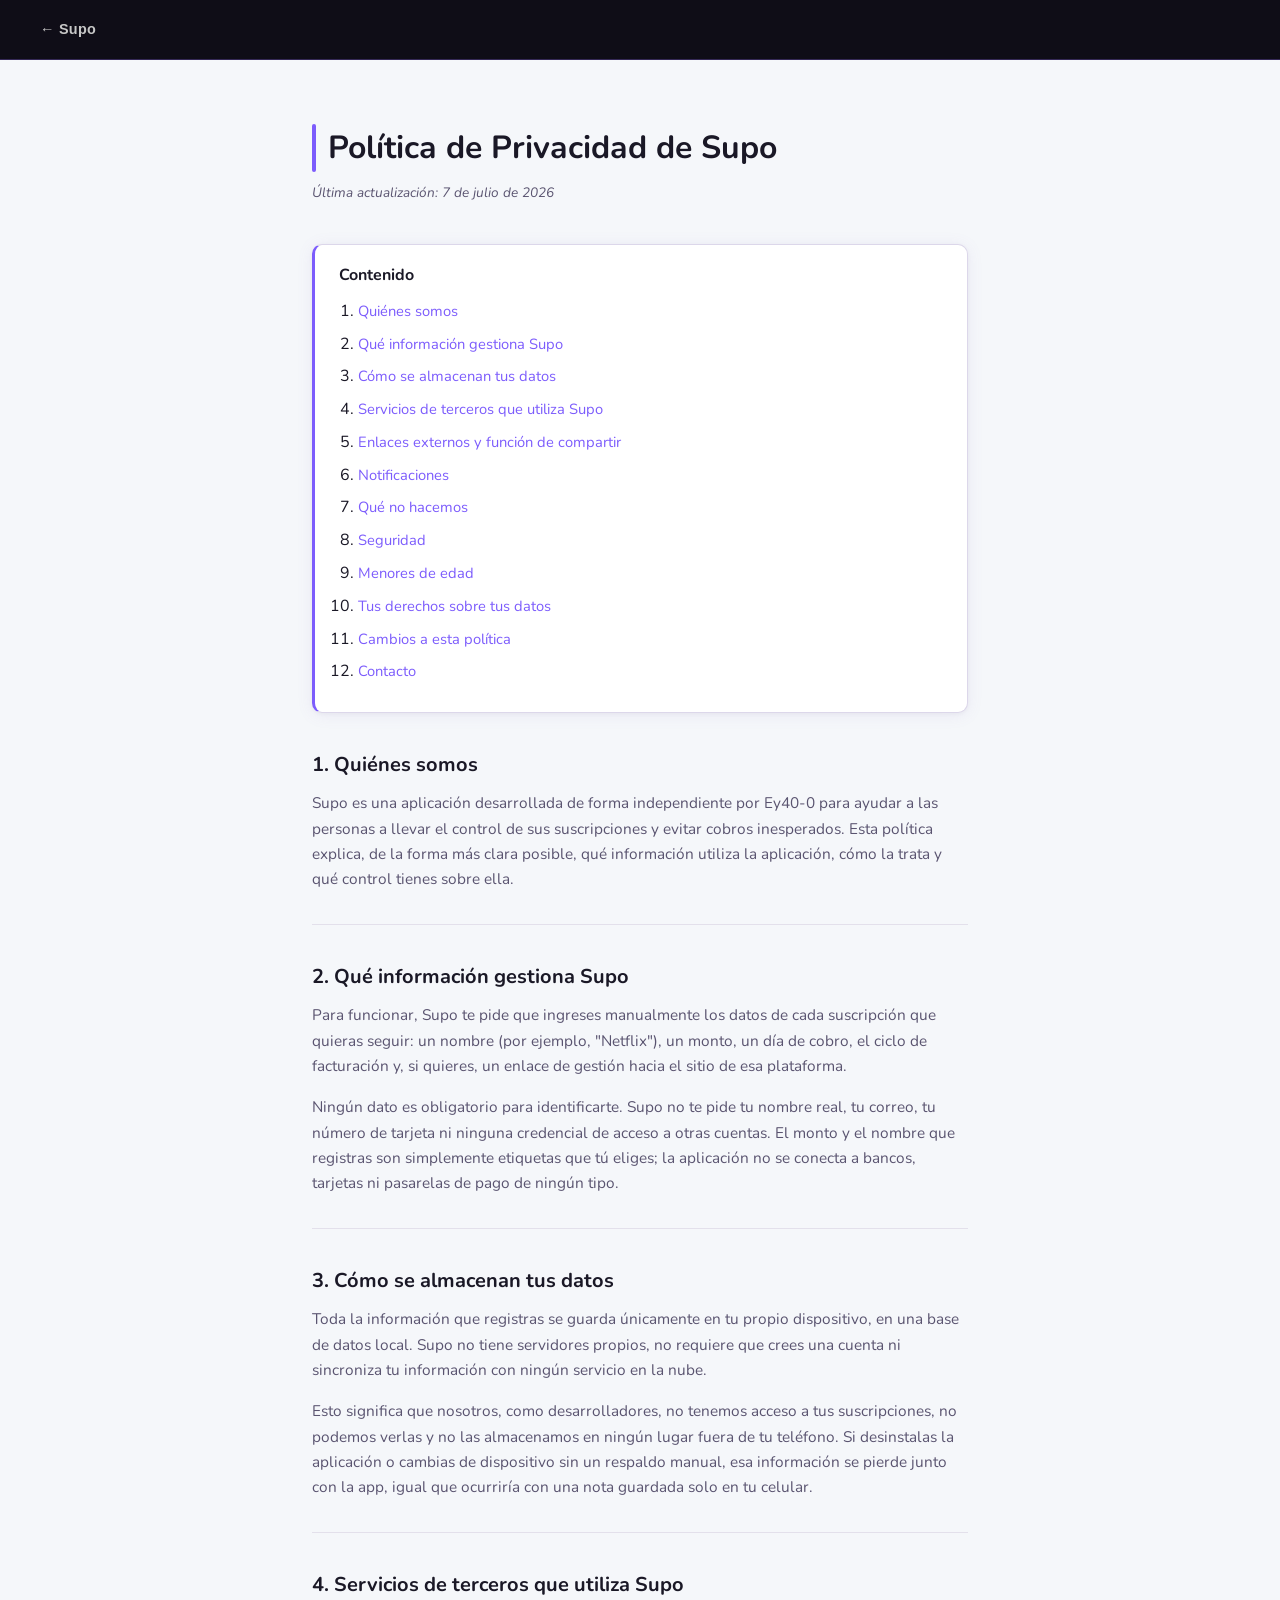
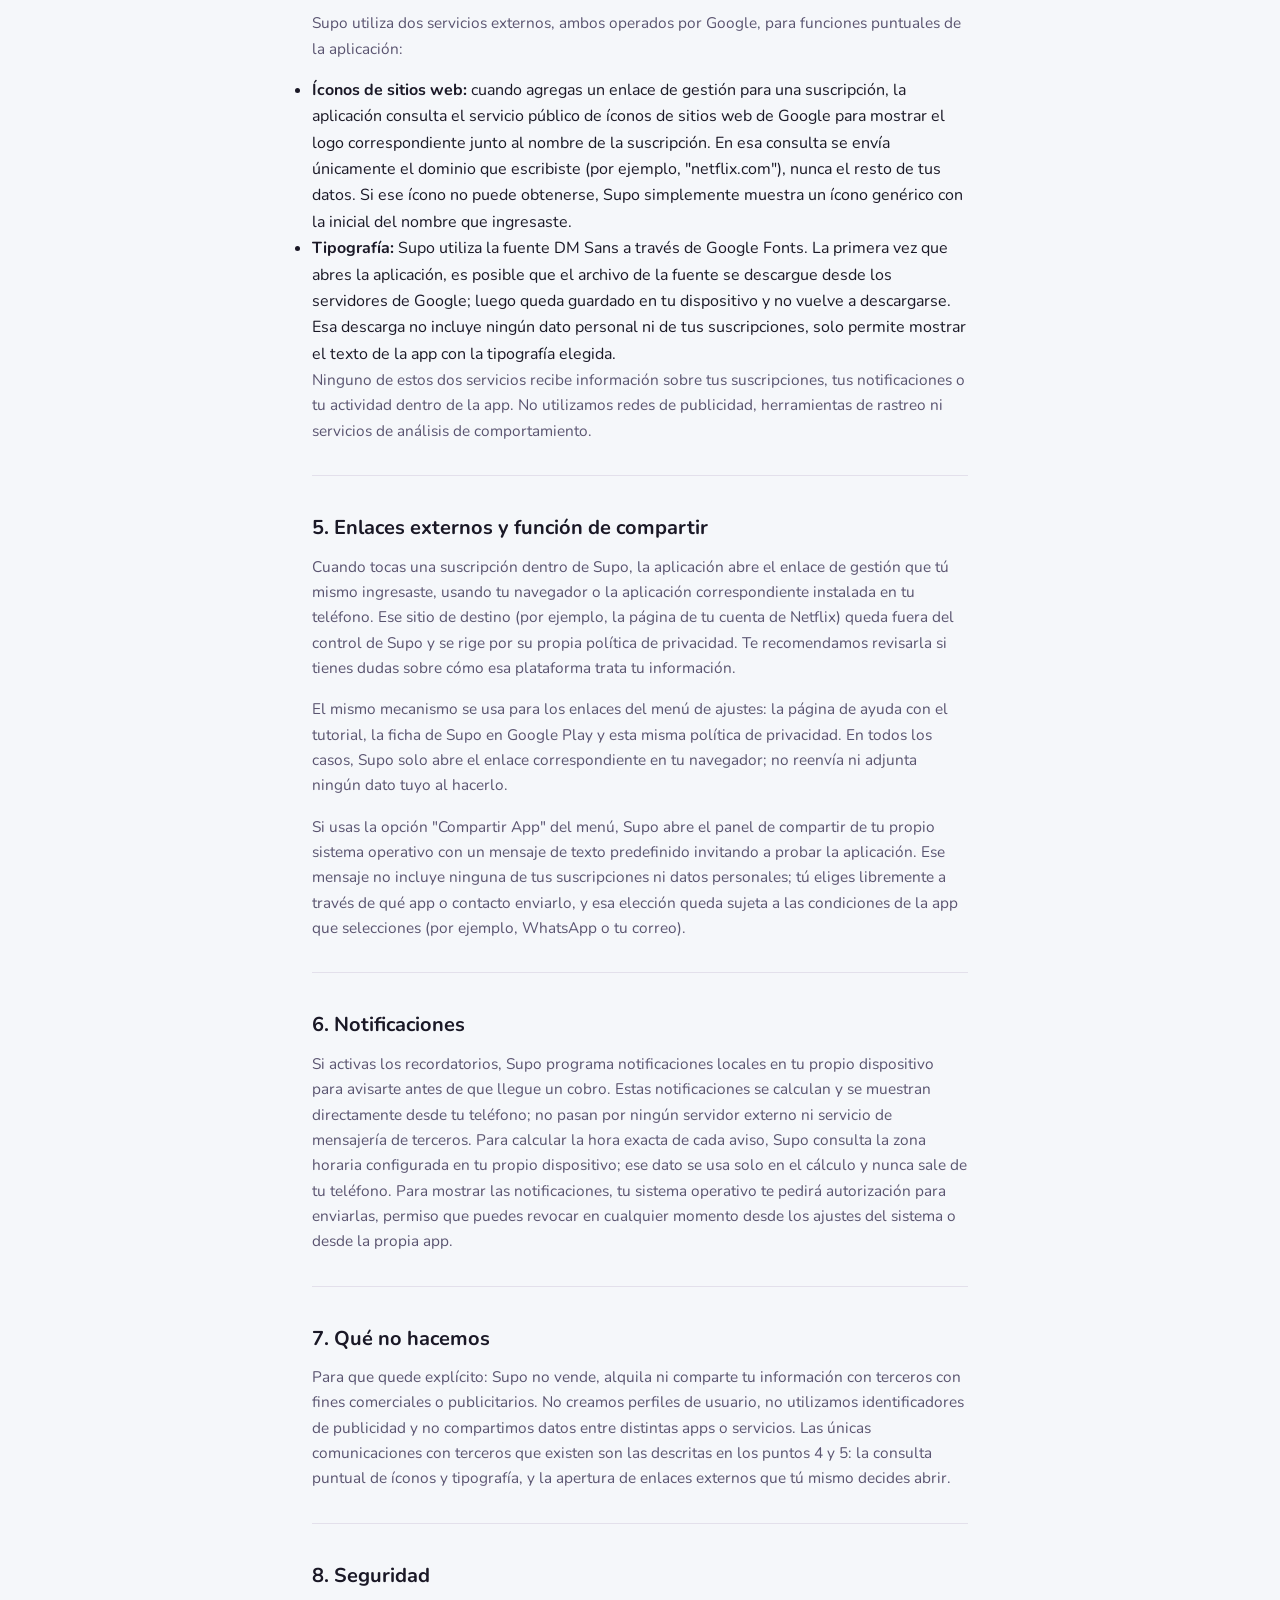
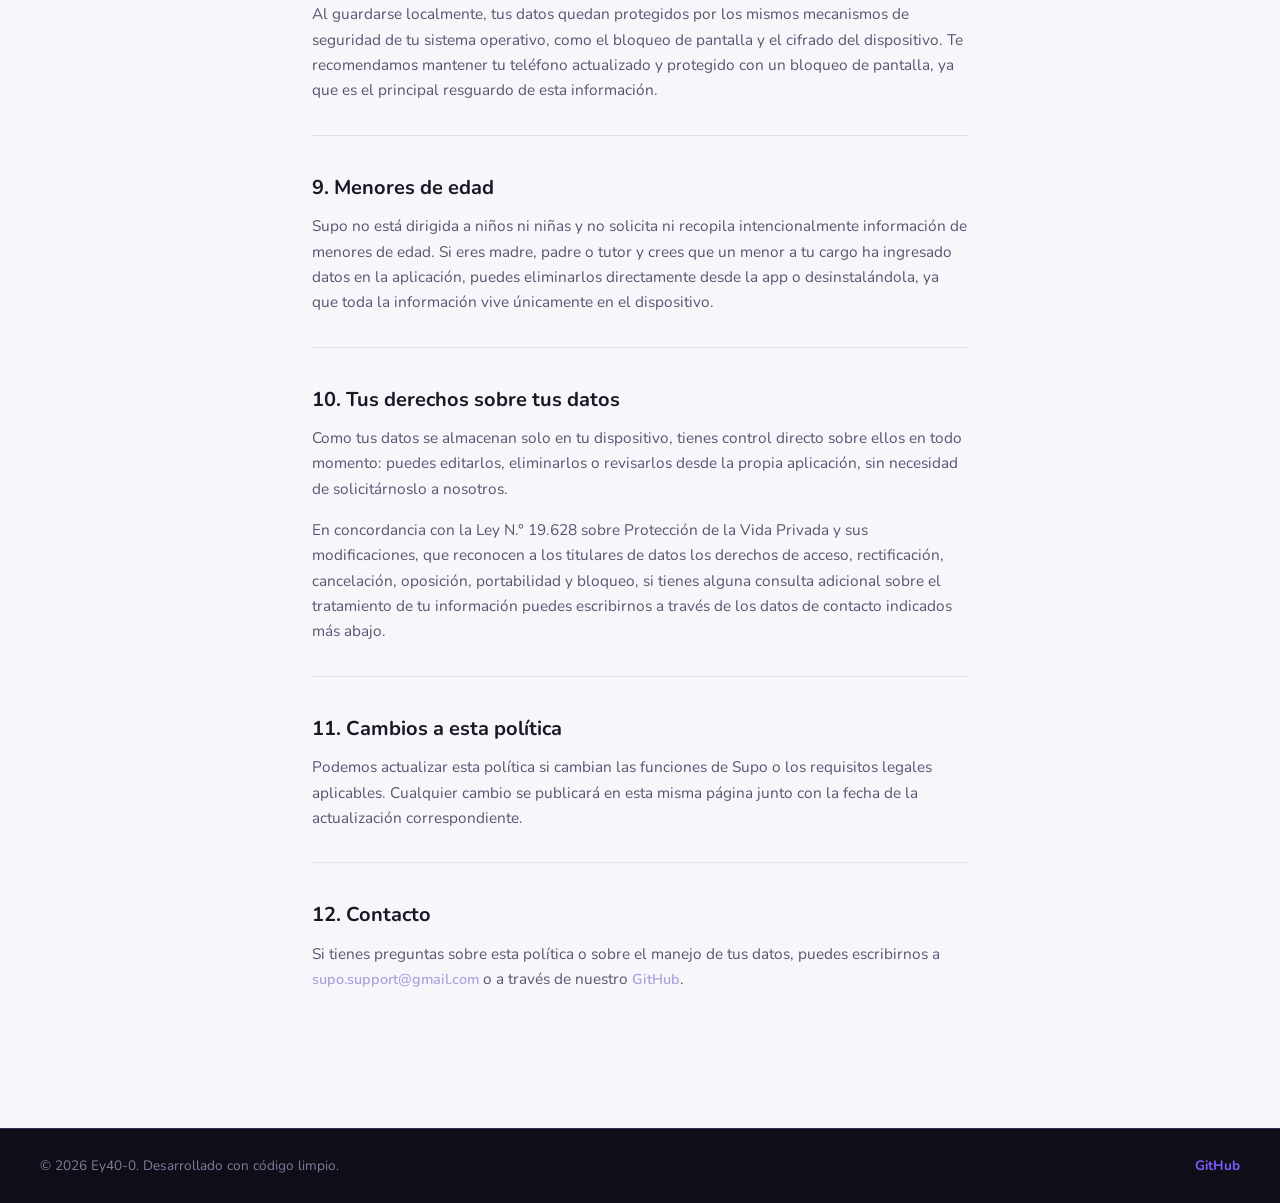
<file: supo/privacity.html>
<!DOCTYPE html>
<html lang="es">
<head>
    <meta charset="UTF-8">
    <meta name="viewport" content="width=device-width, initial-scale=1.0">
    <link rel="stylesheet" href="supo-style.css">
    <link rel="preconnect" href="https://fonts.googleapis.com">
    <link rel="preconnect" href="https://fonts.gstatic.com" crossorigin>
    <link href="https://fonts.googleapis.com/css2?family=Google+Sans:ital,opsz,wght@0,17..18,400..700;1,17..18,400..700&family=Nunito:ital,wght@0,200..1000;1,200..1000&display=swap" rel="stylesheet">
    <title>Supo - Política de Privacidad</title>
</head>
<body>
<!-- Header simple, vuelve a la landing de Supo -->
    <header class="header-bar">
        <a href="./index.html" class="nav-link brand-link">← Supo</a>
    </header>
<!-- Documento legal: una sola columna, poca decoracion, prioridad a la lectura -->
    <article class="legal-page">
        <h1 class="section-heading">Política de Privacidad de Supo</h1>
        <p class="updated-tag">Última actualización: 7 de julio de 2026</p>

        <nav class="toc" aria-label="Indice del documento">
            <h2>Contenido</h2>
            <ol>
                <li><a href="#quienes-somos">Quiénes somos</a></li>
                <li><a href="#datos-que-gestiona">Qué información gestiona Supo</a></li>
                <li><a href="#almacenamiento">Cómo se almacenan tus datos</a></li>
                <li><a href="#terceros">Servicios de terceros que utiliza Supo</a></li>
                <li><a href="#enlaces-externos">Enlaces externos y función de compartir</a></li>
                <li><a href="#notificaciones">Notificaciones</a></li>
                <li><a href="#que-no-hacemos">Qué no hacemos</a></li>
                <li><a href="#seguridad">Seguridad</a></li>
                <li><a href="#menores">Menores de edad</a></li>
                <li><a href="#derechos">Tus derechos sobre tus datos</a></li>
                <li><a href="#cambios">Cambios a esta política</a></li>
                <li><a href="#contacto">Contacto</a></li>
            </ol>
        </nav>

        <section class="policy-section" id="quienes-somos">
            <h2>1. Quiénes somos</h2>
            <p>Supo es una aplicación desarrollada de forma independiente por Ey40-0 para ayudar a las personas a llevar el control de sus suscripciones y evitar cobros inesperados. Esta política explica, de la forma más clara posible, qué información utiliza la aplicación, cómo la trata y qué control tienes sobre ella.</p>
        </section>

        <section class="policy-section" id="datos-que-gestiona">
            <h2>2. Qué información gestiona Supo</h2>
            <p>Para funcionar, Supo te pide que ingreses manualmente los datos de cada suscripción que quieras seguir: un nombre (por ejemplo, "Netflix"), un monto, un día de cobro, el ciclo de facturación y, si quieres, un enlace de gestión hacia el sitio de esa plataforma.</p>
            <p>Ningún dato es obligatorio para identificarte. Supo no te pide tu nombre real, tu correo, tu número de tarjeta ni ninguna credencial de acceso a otras cuentas. El monto y el nombre que registras son simplemente etiquetas que tú eliges; la aplicación no se conecta a bancos, tarjetas ni pasarelas de pago de ningún tipo.</p>
        </section>

        <section class="policy-section" id="almacenamiento">
            <h2>3. Cómo se almacenan tus datos</h2>
            <p>Toda la información que registras se guarda únicamente en tu propio dispositivo, en una base de datos local. Supo no tiene servidores propios, no requiere que crees una cuenta ni sincroniza tu información con ningún servicio en la nube.</p>
            <p>Esto significa que nosotros, como desarrolladores, no tenemos acceso a tus suscripciones, no podemos verlas y no las almacenamos en ningún lugar fuera de tu teléfono. Si desinstalas la aplicación o cambias de dispositivo sin un respaldo manual, esa información se pierde junto con la app, igual que ocurriría con una nota guardada solo en tu celular.</p>
        </section>

        <section class="policy-section" id="terceros">
            <h2>4. Servicios de terceros que utiliza Supo</h2>
            <p>Supo utiliza dos servicios externos, ambos operados por Google, para funciones puntuales de la aplicación:</p>
            <ul>
                <li><strong>Íconos de sitios web:</strong> cuando agregas un enlace de gestión para una suscripción, la aplicación consulta el servicio público de íconos de sitios web de Google para mostrar el logo correspondiente junto al nombre de la suscripción. En esa consulta se envía únicamente el dominio que escribiste (por ejemplo, "netflix.com"), nunca el resto de tus datos. Si ese ícono no puede obtenerse, Supo simplemente muestra un ícono genérico con la inicial del nombre que ingresaste.</li>
                <li><strong>Tipografía:</strong> Supo utiliza la fuente DM Sans a través de Google Fonts. La primera vez que abres la aplicación, es posible que el archivo de la fuente se descargue desde los servidores de Google; luego queda guardado en tu dispositivo y no vuelve a descargarse. Esa descarga no incluye ningún dato personal ni de tus suscripciones, solo permite mostrar el texto de la app con la tipografía elegida.</li>
            </ul>
            <p>Ninguno de estos dos servicios recibe información sobre tus suscripciones, tus notificaciones o tu actividad dentro de la app. No utilizamos redes de publicidad, herramientas de rastreo ni servicios de análisis de comportamiento.</p>
        </section>

        <section class="policy-section" id="enlaces-externos">
            <h2>5. Enlaces externos y función de compartir</h2>
            <p>Cuando tocas una suscripción dentro de Supo, la aplicación abre el enlace de gestión que tú mismo ingresaste, usando tu navegador o la aplicación correspondiente instalada en tu teléfono. Ese sitio de destino (por ejemplo, la página de tu cuenta de Netflix) queda fuera del control de Supo y se rige por su propia política de privacidad. Te recomendamos revisarla si tienes dudas sobre cómo esa plataforma trata tu información.</p>
            <p>El mismo mecanismo se usa para los enlaces del menú de ajustes: la página de ayuda con el tutorial, la ficha de Supo en Google Play y esta misma política de privacidad. En todos los casos, Supo solo abre el enlace correspondiente en tu navegador; no reenvía ni adjunta ningún dato tuyo al hacerlo.</p>
            <p>Si usas la opción "Compartir App" del menú, Supo abre el panel de compartir de tu propio sistema operativo con un mensaje de texto predefinido invitando a probar la aplicación. Ese mensaje no incluye ninguna de tus suscripciones ni datos personales; tú eliges libremente a través de qué app o contacto enviarlo, y esa elección queda sujeta a las condiciones de la app que selecciones (por ejemplo, WhatsApp o tu correo).</p>
        </section>

        <section class="policy-section" id="notificaciones">
            <h2>6. Notificaciones</h2>
            <p>Si activas los recordatorios, Supo programa notificaciones locales en tu propio dispositivo para avisarte antes de que llegue un cobro. Estas notificaciones se calculan y se muestran directamente desde tu teléfono; no pasan por ningún servidor externo ni servicio de mensajería de terceros. Para calcular la hora exacta de cada aviso, Supo consulta la zona horaria configurada en tu propio dispositivo; ese dato se usa solo en el cálculo y nunca sale de tu teléfono. Para mostrar las notificaciones, tu sistema operativo te pedirá autorización para enviarlas, permiso que puedes revocar en cualquier momento desde los ajustes del sistema o desde la propia app.</p>
        </section>

        <section class="policy-section" id="que-no-hacemos">
            <h2>7. Qué no hacemos</h2>
            <p>Para que quede explícito: Supo no vende, alquila ni comparte tu información con terceros con fines comerciales o publicitarios. No creamos perfiles de usuario, no utilizamos identificadores de publicidad y no compartimos datos entre distintas apps o servicios. Las únicas comunicaciones con terceros que existen son las descritas en los puntos 4 y 5: la consulta puntual de íconos y tipografía, y la apertura de enlaces externos que tú mismo decides abrir.</p>
        </section>

        <section class="policy-section" id="seguridad">
            <h2>8. Seguridad</h2>
            <p>Al guardarse localmente, tus datos quedan protegidos por los mismos mecanismos de seguridad de tu sistema operativo, como el bloqueo de pantalla y el cifrado del dispositivo. Te recomendamos mantener tu teléfono actualizado y protegido con un bloqueo de pantalla, ya que es el principal resguardo de esta información.</p>
        </section>

        <section class="policy-section" id="menores">
            <h2>9. Menores de edad</h2>
            <p>Supo no está dirigida a niños ni niñas y no solicita ni recopila intencionalmente información de menores de edad. Si eres madre, padre o tutor y crees que un menor a tu cargo ha ingresado datos en la aplicación, puedes eliminarlos directamente desde la app o desinstalándola, ya que toda la información vive únicamente en el dispositivo.</p>
        </section>

        <section class="policy-section" id="derechos">
            <h2>10. Tus derechos sobre tus datos</h2>
            <p>Como tus datos se almacenan solo en tu dispositivo, tienes control directo sobre ellos en todo momento: puedes editarlos, eliminarlos o revisarlos desde la propia aplicación, sin necesidad de solicitárnoslo a nosotros.</p>
            <p>En concordancia con la Ley N.° 19.628 sobre Protección de la Vida Privada y sus modificaciones, que reconocen a los titulares de datos los derechos de acceso, rectificación, cancelación, oposición, portabilidad y bloqueo, si tienes alguna consulta adicional sobre el tratamiento de tu información puedes escribirnos a través de los datos de contacto indicados más abajo.</p>
        </section>

        <section class="policy-section" id="cambios">
            <h2>11. Cambios a esta política</h2>
            <p>Podemos actualizar esta política si cambian las funciones de Supo o los requisitos legales aplicables. Cualquier cambio se publicará en esta misma página junto con la fecha de la actualización correspondiente.</p>
        </section>

        <section class="policy-section" id="contacto">
            <h2>12. Contacto</h2>
            <p>Si tienes preguntas sobre esta política o sobre el manejo de tus datos, puedes escribirnos a <a href="mailto:supo.support@gmail.com" class="text-link">supo.support@gmail.com</a> o a través de nuestro <a href="https://github.com/Ey40-0" class="text-link" target="_blank" rel="noopener">GitHub</a>.</p>
        </section>
    </article>

    <footer>
        <p>&copy; 2026 Ey40-0. Desarrollado con código limpio.</p>
        <a href="https://github.com/Ey40-0" target="_blank">GitHub</a>
    </footer>
</body>
</html>
</file>
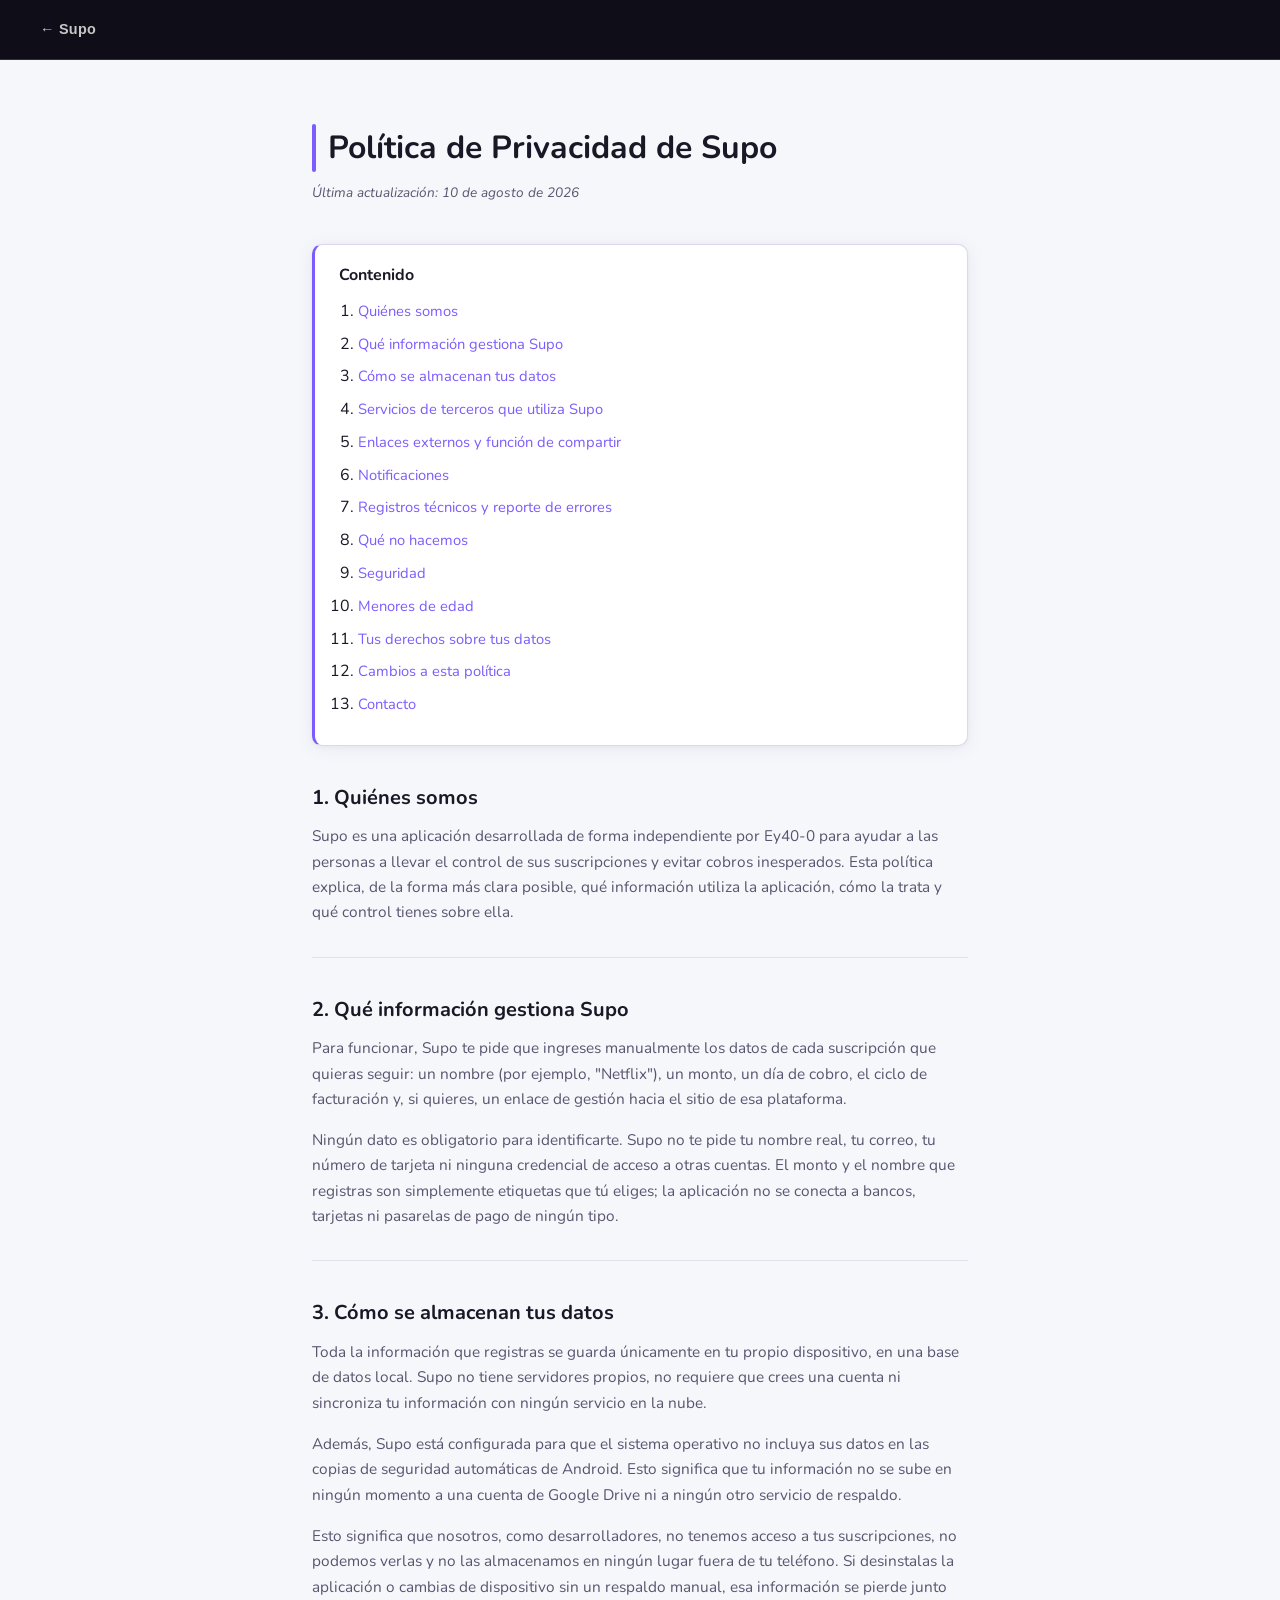
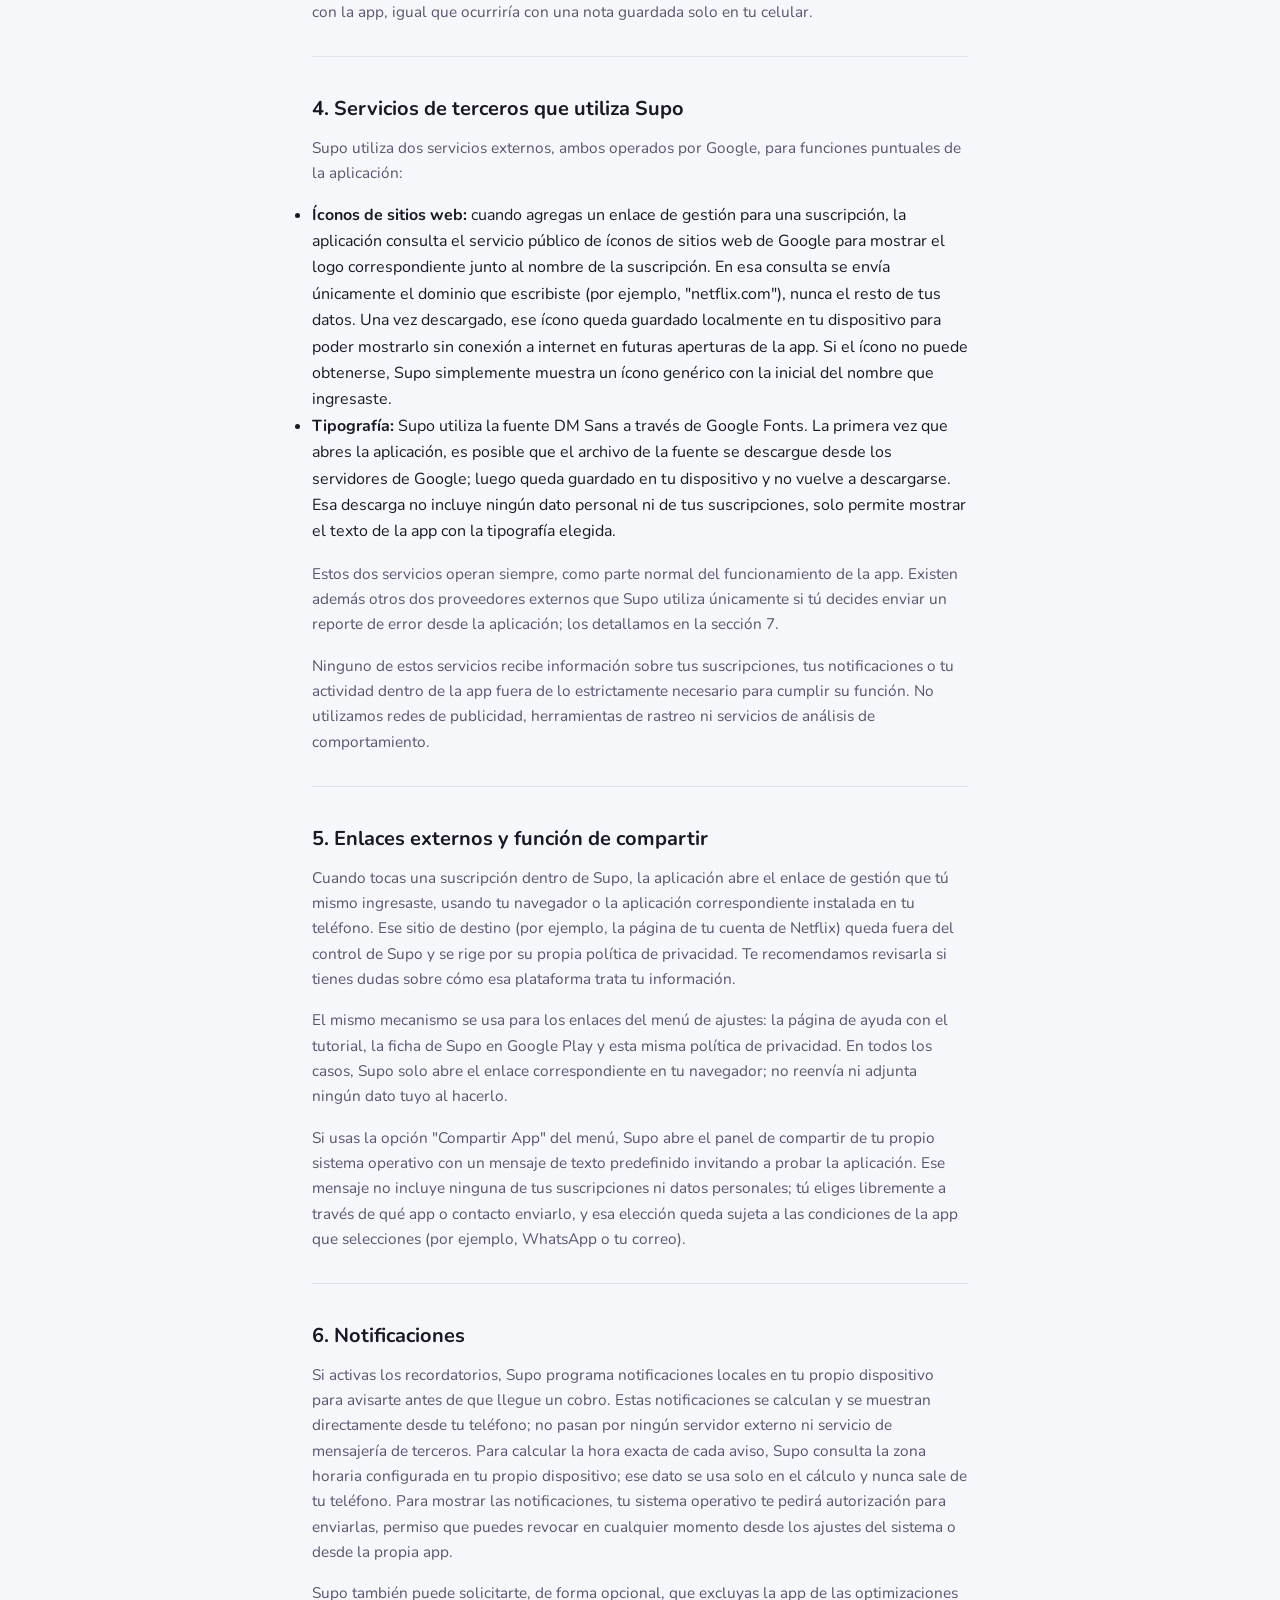
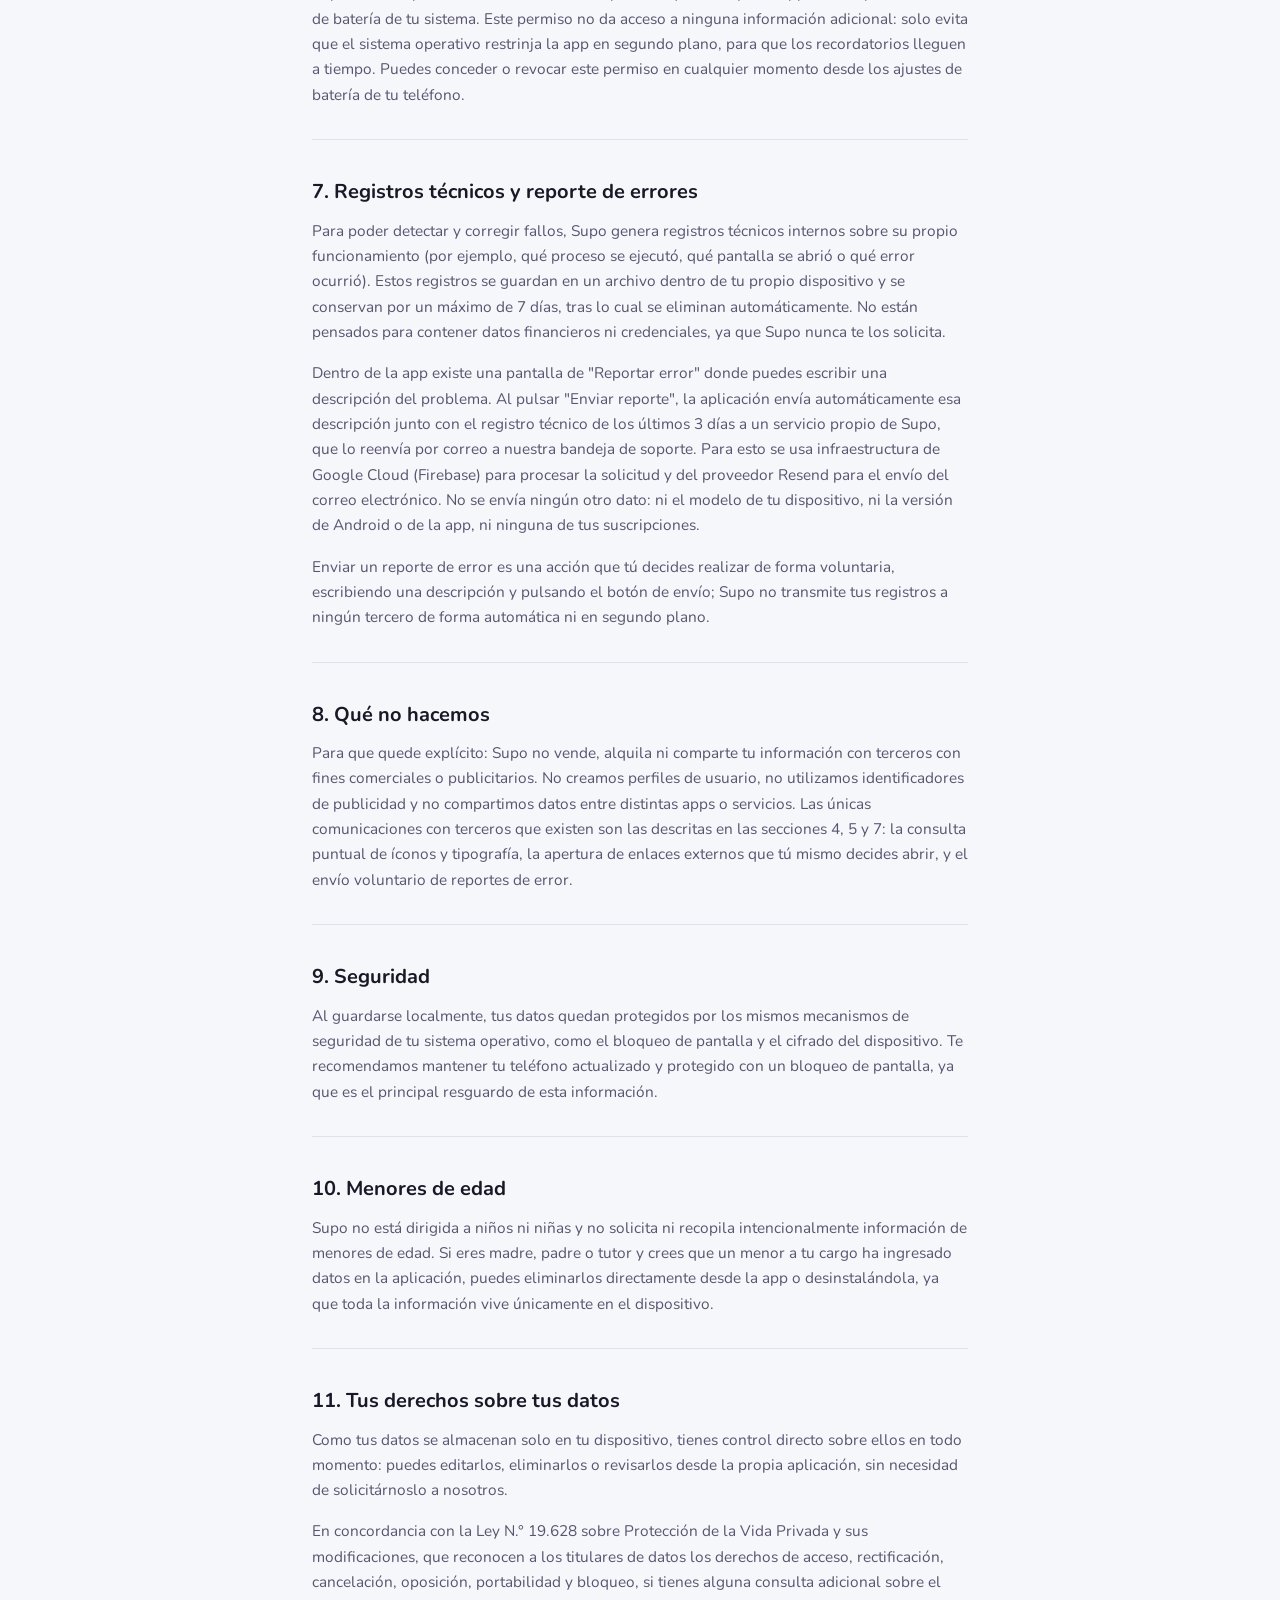
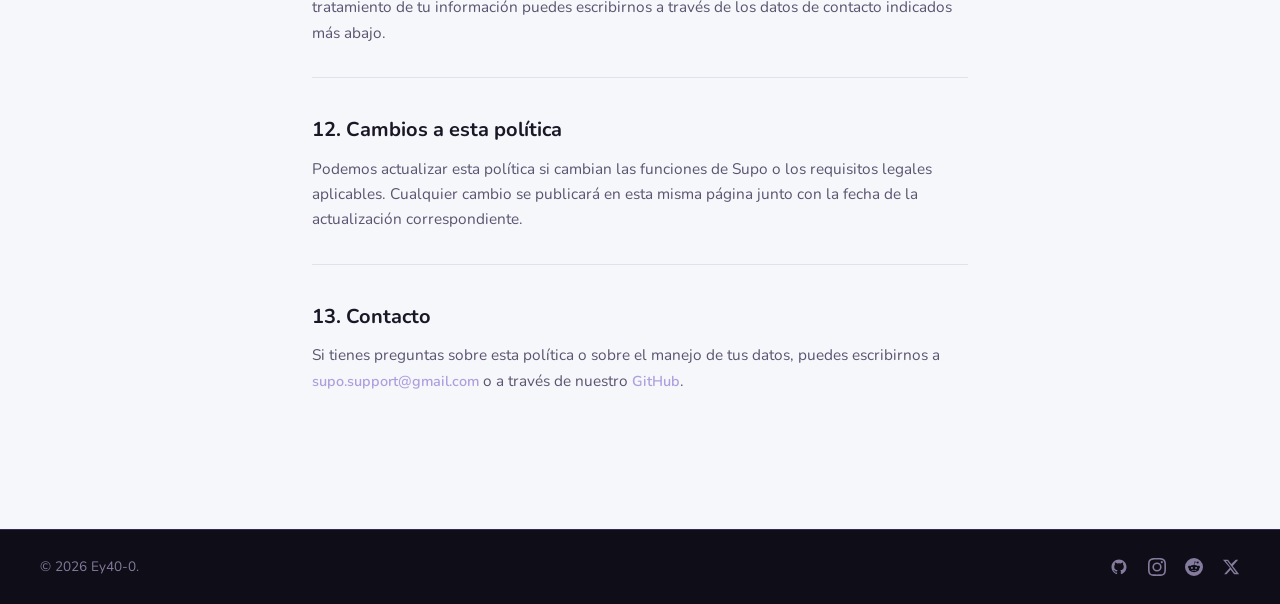
<file: supo/privacy.html>
<!DOCTYPE html>
<html lang="es">

<head>
    <meta charset="UTF-8">
    <meta name="viewport" content="width=device-width, initial-scale=1.0">
    <link rel="stylesheet" href="supo-style.css">
    <link rel="preconnect" href="https://fonts.googleapis.com">
    <link rel="preconnect" href="https://fonts.gstatic.com" crossorigin>
    <link
        href="https://fonts.googleapis.com/css2?family=Google+Sans:ital,opsz,wght@0,17..18,400..700;1,17..18,400..700&family=Nunito:ital,wght@0,200..1000;1,200..1000&display=swap"
        rel="stylesheet">
    <title>Supo — Política de privacidad | Ey40-0</title>
</head>

<body>
    <!-- Header simple, vuelve a la landing de Supo -->
    <header class="header-bar">
        <a href="./index.html" class="nav-link brand-link">← Supo</a>
    </header>
    <!-- Documento legal: una sola columna, poca decoracion, prioridad a la lectura -->
    <article class="legal-page">
        <h1 class="section-heading">Política de Privacidad de Supo</h1>
        <p class="updated-tag">Última actualización: 10 de agosto de 2026</p>

        <nav class="toc" aria-label="Indice del documento">
            <h2>Contenido</h2>
            <ol>
                <li><a href="#quienes-somos">Quiénes somos</a></li>
                <li><a href="#datos-que-gestiona">Qué información gestiona Supo</a></li>
                <li><a href="#almacenamiento">Cómo se almacenan tus datos</a></li>
                <li><a href="#terceros">Servicios de terceros que utiliza Supo</a></li>
                <li><a href="#enlaces-externos">Enlaces externos y función de compartir</a></li>
                <li><a href="#notificaciones">Notificaciones</a></li>
                <li><a href="#registros-tecnicos">Registros técnicos y reporte de errores</a></li>
                <li><a href="#que-no-hacemos">Qué no hacemos</a></li>
                <li><a href="#seguridad">Seguridad</a></li>
                <li><a href="#menores">Menores de edad</a></li>
                <li><a href="#derechos">Tus derechos sobre tus datos</a></li>
                <li><a href="#cambios">Cambios a esta política</a></li>
                <li><a href="#contacto">Contacto</a></li>
            </ol>
        </nav>

        <section class="policy-section" id="quienes-somos">
            <h2>1. Quiénes somos</h2>
            <p>Supo es una aplicación desarrollada de forma independiente por Ey40-0 para ayudar a las personas a llevar
                el control de sus suscripciones y evitar cobros inesperados. Esta política explica, de la forma más
                clara posible, qué información utiliza la aplicación, cómo la trata y qué control tienes sobre ella.</p>
        </section>

        <section class="policy-section" id="datos-que-gestiona">
            <h2>2. Qué información gestiona Supo</h2>
            <p>Para funcionar, Supo te pide que ingreses manualmente los datos de cada suscripción que quieras seguir:
                un nombre (por ejemplo, "Netflix"), un monto, un día de cobro, el ciclo de facturación y, si quieres, un
                enlace de gestión hacia el sitio de esa plataforma.</p>
            <p>Ningún dato es obligatorio para identificarte. Supo no te pide tu nombre real, tu correo, tu número de
                tarjeta ni ninguna credencial de acceso a otras cuentas. El monto y el nombre que registras son
                simplemente etiquetas que tú eliges; la aplicación no se conecta a bancos, tarjetas ni pasarelas de pago
                de ningún tipo.</p>
        </section>

        <section class="policy-section" id="almacenamiento">
            <h2>3. Cómo se almacenan tus datos</h2>
            <p>Toda la información que registras se guarda únicamente en tu propio dispositivo, en una base de datos
                local. Supo no tiene servidores propios, no requiere que crees una cuenta ni sincroniza tu información
                con ningún servicio en la nube.</p>
            <p>Además, Supo está configurada para que el sistema operativo no incluya sus datos en las copias de
                seguridad automáticas de Android. Esto significa que tu información no se sube en ningún momento a una
                cuenta de Google Drive ni a ningún otro servicio de respaldo.</p>
            <p>Esto significa que nosotros, como desarrolladores, no tenemos acceso a tus suscripciones, no podemos
                verlas y no las almacenamos en ningún lugar fuera de tu teléfono. Si desinstalas la aplicación o cambias
                de dispositivo sin un respaldo manual, esa información se pierde junto con la app, igual que ocurriría
                con una nota guardada solo en tu celular.</p>
        </section>

        <section class="policy-section" id="terceros">
            <h2>4. Servicios de terceros que utiliza Supo</h2>
            <p>Supo utiliza dos servicios externos, ambos operados por Google, para funciones puntuales de la
                aplicación:</p>
            <ul>
                <li><strong>Íconos de sitios web:</strong> cuando agregas un enlace de gestión para una suscripción, la
                    aplicación consulta el servicio público de íconos de sitios web de Google para mostrar el logo
                    correspondiente junto al nombre de la suscripción. En esa consulta se envía únicamente el dominio
                    que escribiste (por ejemplo, "netflix.com"), nunca el resto de tus datos. Una vez descargado, ese
                    ícono queda guardado localmente en tu dispositivo para poder mostrarlo sin conexión a internet en
                    futuras aperturas de la app. Si el ícono no puede obtenerse, Supo simplemente muestra un ícono
                    genérico con la inicial del nombre que ingresaste.</li>
                <li><strong>Tipografía:</strong> Supo utiliza la fuente DM Sans a través de Google Fonts. La primera vez
                    que abres la aplicación, es posible que el archivo de la fuente se descargue desde los servidores de
                    Google; luego queda guardado en tu dispositivo y no vuelve a descargarse. Esa descarga no incluye
                    ningún dato personal ni de tus suscripciones, solo permite mostrar el texto de la app con la
                    tipografía elegida.</li>
            </ul>
            <p></p>
            <p>Estos dos servicios operan siempre, como parte normal del funcionamiento de la app. Existen además otros
                dos proveedores externos que Supo utiliza únicamente si tú decides enviar un reporte de error desde la
                aplicación; los detallamos en la sección 7.</p>
            <p>Ninguno de estos servicios recibe información sobre tus suscripciones, tus notificaciones o tu actividad
                dentro de la app fuera de lo estrictamente necesario para cumplir su función. No utilizamos redes de
                publicidad, herramientas de rastreo ni servicios de análisis de comportamiento.</p>
        </section>

        <section class="policy-section" id="enlaces-externos">
            <h2>5. Enlaces externos y función de compartir</h2>
            <p>Cuando tocas una suscripción dentro de Supo, la aplicación abre el enlace de gestión que tú mismo
                ingresaste, usando tu navegador o la aplicación correspondiente instalada en tu teléfono. Ese sitio de
                destino (por ejemplo, la página de tu cuenta de Netflix) queda fuera del control de Supo y se rige por
                su propia política de privacidad. Te recomendamos revisarla si tienes dudas sobre cómo esa plataforma
                trata tu información.</p>
            <p>El mismo mecanismo se usa para los enlaces del menú de ajustes: la página de ayuda con el tutorial, la
                ficha de Supo en Google Play y esta misma política de privacidad. En todos los casos, Supo solo abre el
                enlace correspondiente en tu navegador; no reenvía ni adjunta ningún dato tuyo al hacerlo.</p>
            <p>Si usas la opción "Compartir App" del menú, Supo abre el panel de compartir de tu propio sistema
                operativo con un mensaje de texto predefinido invitando a probar la aplicación. Ese mensaje no incluye
                ninguna de tus suscripciones ni datos personales; tú eliges libremente a través de qué app o contacto
                enviarlo, y esa elección queda sujeta a las condiciones de la app que selecciones (por ejemplo, WhatsApp
                o tu correo).</p>
        </section>

        <section class="policy-section" id="notificaciones">
            <h2>6. Notificaciones</h2>
            <p>Si activas los recordatorios, Supo programa notificaciones locales en tu propio dispositivo para avisarte
                antes de que llegue un cobro. Estas notificaciones se calculan y se muestran directamente desde tu
                teléfono; no pasan por ningún servidor externo ni servicio de mensajería de terceros. Para calcular la
                hora exacta de cada aviso, Supo consulta la zona horaria configurada en tu propio dispositivo; ese dato
                se usa solo en el cálculo y nunca sale de tu teléfono. Para mostrar las notificaciones, tu sistema
                operativo te pedirá autorización para enviarlas, permiso que puedes revocar en cualquier momento desde
                los ajustes del sistema o desde la propia app.</p>
            <p>Supo también puede solicitarte, de forma opcional, que excluyas la app de las optimizaciones de batería
                de tu sistema. Este permiso no da acceso a ninguna información adicional: solo evita que el sistema
                operativo restrinja la app en segundo plano, para que los recordatorios lleguen a tiempo. Puedes
                conceder o revocar este permiso en cualquier momento desde los ajustes de batería de tu teléfono.</p>
        </section>

        <section class="policy-section" id="registros-tecnicos">
            <h2>7. Registros técnicos y reporte de errores</h2>
            <p>Para poder detectar y corregir fallos, Supo genera registros técnicos internos sobre su propio
                funcionamiento (por ejemplo, qué proceso se ejecutó, qué pantalla se abrió o qué error ocurrió). Estos
                registros se guardan en un archivo dentro de tu propio dispositivo y se conservan por un máximo de 7
                días, tras lo cual se eliminan automáticamente. No están pensados para contener datos financieros ni
                credenciales, ya que Supo nunca te los solicita.</p>
            <p>Dentro de la app existe una pantalla de "Reportar error" donde puedes escribir una descripción del
                problema. Al pulsar "Enviar reporte", la aplicación envía automáticamente esa descripción junto con el
                registro técnico de los últimos 3 días a un servicio propio de Supo, que lo reenvía por correo a nuestra
                bandeja de soporte. Para esto se usa infraestructura de Google Cloud (Firebase) para procesar la
                solicitud y del proveedor Resend para el envío del correo electrónico. No se envía ningún otro dato: ni
                el modelo de tu dispositivo, ni la versión de Android o de la app, ni ninguna de tus suscripciones.</p>
            <p>Enviar un reporte de error es una acción que tú decides realizar de forma voluntaria, escribiendo una
                descripción y pulsando el botón de envío; Supo no transmite tus registros a ningún tercero de forma
                automática ni en segundo plano.</p>
        </section>

        <section class="policy-section" id="que-no-hacemos">
            <h2>8. Qué no hacemos</h2>
            <p>Para que quede explícito: Supo no vende, alquila ni comparte tu información con terceros con fines
                comerciales o publicitarios. No creamos perfiles de usuario, no utilizamos identificadores de publicidad
                y no compartimos datos entre distintas apps o servicios. Las únicas comunicaciones con terceros que
                existen son las descritas en las secciones 4, 5 y 7: la consulta puntual de íconos y tipografía, la
                apertura de enlaces externos que tú mismo decides abrir, y el envío voluntario de reportes de error.</p>
        </section>

        <section class="policy-section" id="seguridad">
            <h2>9. Seguridad</h2>
            <p>Al guardarse localmente, tus datos quedan protegidos por los mismos mecanismos de seguridad de tu sistema
                operativo, como el bloqueo de pantalla y el cifrado del dispositivo. Te recomendamos mantener tu
                teléfono actualizado y protegido con un bloqueo de pantalla, ya que es el principal resguardo de esta
                información.</p>
        </section>

        <section class="policy-section" id="menores">
            <h2>10. Menores de edad</h2>
            <p>Supo no está dirigida a niños ni niñas y no solicita ni recopila intencionalmente información de menores
                de edad. Si eres madre, padre o tutor y crees que un menor a tu cargo ha ingresado datos en la
                aplicación, puedes eliminarlos directamente desde la app o desinstalándola, ya que toda la información
                vive únicamente en el dispositivo.</p>
        </section>

        <section class="policy-section" id="derechos">
            <h2>11. Tus derechos sobre tus datos</h2>
            <p>Como tus datos se almacenan solo en tu dispositivo, tienes control directo sobre ellos en todo momento:
                puedes editarlos, eliminarlos o revisarlos desde la propia aplicación, sin necesidad de solicitárnoslo a
                nosotros.</p>
            <p>En concordancia con la Ley N.° 19.628 sobre Protección de la Vida Privada y sus modificaciones, que
                reconocen a los titulares de datos los derechos de acceso, rectificación, cancelación, oposición,
                portabilidad y bloqueo, si tienes alguna consulta adicional sobre el tratamiento de tu información
                puedes escribirnos a través de los datos de contacto indicados más abajo.</p>
        </section>

        <section class="policy-section" id="cambios">
            <h2>12. Cambios a esta política</h2>
            <p>Podemos actualizar esta política si cambian las funciones de Supo o los requisitos legales aplicables.
                Cualquier cambio se publicará en esta misma página junto con la fecha de la actualización
                correspondiente.</p>
        </section>

        <section class="policy-section" id="contacto">
            <h2>13. Contacto</h2>
            <p>Si tienes preguntas sobre esta política o sobre el manejo de tus datos, puedes escribirnos a <a
                    href="mailto:supo.support@gmail.com" class="text-link">supo.support@gmail.com</a> o a través de
                nuestro <a href="https://github.com/Ey40-0" class="text-link" target="_blank" rel="noopener">GitHub</a>.
            </p>
        </section>
    </article>

    <footer>
        <p data-site="copyright"></p>
        <div data-site="footer-socials"></div>
    </footer>

    <script src="/site-config.js"></script>
</body>

</html>
</file>
<file: style.css>
/* Codigo hecho por Ey40-0 */

/* ─── Tokens de diseño ─────────────────────────────────────────── */
:root {
    --blue:        #6fabff;
    --blue-dim:    #4d8fe0;
    --blue-faint:  hsl(215 100% 85% / .12);
    --blue-border: hsl(215 100% 70% / .28);

    --bg:          #f5f7fa;
    --bg-card:     #ffffff;
    --bg-dark:     #111318;

    --text:        #1e2230;
    --text-muted:  #5a6072;
    --text-light:  #f0f4ff;

    --radius:      10px;
    --radius-sm:   6px;
    --shadow-card: 0 2px 16px hsl(215 40% 60% / .10), 0 1px 4px hsl(0 0% 0% / .04);
    --transition:  .22s cubic-bezier(.4, 0, .2, 1);
}

/* ─── Reset ─────────────────────────────────────────────────────── */
*, *::before, *::after {
    margin: 0;
    padding: 0;
    box-sizing: border-box;
}
html {
    scroll-behavior: smooth;
    font-size: 16px;
}

/* ─── Base ───────────────────────────────────────────────────────── */
body {
    font-family: 'Nunito', system-ui, -apple-system, sans-serif;
    background-color: var(--bg);
    color: var(--text);
    line-height: 1.65;
    overflow-x: hidden;
}
h1, h2, h3, h4, h5, h6 {
    font-family: 'Google Sans', 'Nunito', sans-serif;
    font-weight: 700;
    line-height: 1.2;
    color: var(--text);
}
a { text-decoration: none; }

/* ─── Header ─────────────────────────────────────────────────────── */
.header-bar {
    background-color: var(--bg-dark);
    border-bottom: 1px solid var(--blue-border);
    display: flex;
    align-items: center;
    justify-content: space-between;
    padding: .9rem 2.5rem;
    position: sticky;
    top: 0;
    z-index: 100;
    backdrop-filter: blur(12px);
}
#title {
    font-family: 'Google Sans', sans-serif;
    font-size: 1.25rem;
    font-weight: 700;
    color: var(--blue);
    letter-spacing: .04em;
}
.nav-bar {
    display: flex;
    align-items: center;
    gap: 2rem;
}
.nav-link {
    color: hsl(0 0% 80%);
    font-size: .9rem;
    font-weight: 600;
    letter-spacing: .02em;
    padding: .2rem 0;
    position: relative;
    transition: color var(--transition);
}
.nav-link::after {
    content: '';
    position: absolute;
    left: 0;
    bottom: -.15rem;
    width: 100%;
    height: 2px;
    background: var(--blue);
    transform: scaleX(0);
    transform-origin: right;
    transition: transform var(--transition);
}
.nav-link:hover { color: var(--blue); }
.nav-link:hover::after {
    transform: scaleX(1);
    transform-origin: left;
}

/* ─── Layout base ────────────────────────────────────────────────── */
.section-wrap {
    max-width: 1060px;
    margin: 0 auto;
    padding: 5rem 2rem;
}
.section-wrap + .section-wrap {
    padding-top: 0;
}

/* ─── Portada ────────────────────────────────────────────────────── */
.seccion-portada {
    background: var(--bg-dark);
    position: relative;
    overflow: hidden;
}

/* Canvas de partículas */
#particles-canvas {
    position: absolute;
    inset: 0;
    width: 100%;
    height: 100%;
    pointer-events: none;
    z-index: 0;
}

.portada-inner {
    max-width: 1060px;
    margin: 0 auto;
    padding: 7rem 2rem 6rem;
    display: grid;
    grid-template-columns: 1fr 300px;
    gap: 3rem;
    align-items: center;
    position: relative;
    z-index: 1;
}

/* ── Badge kicker (sin animación; descomentado en HTML para activar) ── */
.portada-kicker {
    display: inline-block;
    font-size: .75rem;
    font-weight: 700;
    letter-spacing: .14em;
    text-transform: uppercase;
    color: var(--blue);
    border: 1px solid var(--blue-border);
    background: var(--blue-faint);
    padding: .3rem .85rem;
    border-radius: 99px;
    margin-bottom: 1.4rem;
}

/* ── Gradiente animado en el nombre del headline ── */
@keyframes gradient-shift {
    0%   { background-position: 0% 50%; }
    50%  { background-position: 100% 50%; }
    100% { background-position: 0% 50%; }
}
.portada-headline {
    font-size: clamp(2.2rem, 5vw, 3.4rem);
    font-weight: 700;
    color: var(--text-light);
    margin-bottom: 1.1rem;
    letter-spacing: -.01em;
}
.portada-headline span {
    background: linear-gradient(90deg, #6fabff, #a78bfa, #6fabff, #38bdf8);
    background-size: 300% 300%;
    -webkit-background-clip: text;
    -webkit-text-fill-color: transparent;
    background-clip: text;
    animation: gradient-shift 4s ease infinite;
}

#txt-intro {
    font-size: 1.05rem;
    color: hsl(220 20% 75%);
    max-width: 52ch;
    margin-bottom: 2rem;
}
#txt-intro .blue-link {
    color: var(--blue);
    font-weight: 700;
    position: relative;
}
#txt-intro .blue-link::after {
    content: '';
    position: absolute;
    left: 0;
    bottom: -.15rem;
    width: 100%;
    height: 2px;
    background: var(--blue);
    transform: scaleX(0);
    transform-origin: right;
    transition: transform var(--transition);
}
#txt-intro .blue-link:hover::after {
    transform: scaleX(1);
    transform-origin: left;
}

/* Panel derecho de la portada */
.presentacion-visual {
    padding: 1.5rem;
    border: 1px solid var(--blue-border);
    background: hsl(215 40% 10% / .6);
    border-radius: var(--radius);
    display: flex;
    flex-direction: column;
    gap: .6rem;
    backdrop-filter: blur(8px);
}
.visual-etiqueta {
    font-size: .68rem;
    text-transform: uppercase;
    letter-spacing: .12em;
    color: var(--blue);
    font-family: 'Google Sans', sans-serif;
    font-weight: 700;
    margin-top: .9rem;
}
.visual-etiqueta:first-child { margin-top: 0; }
.visual-chips {
    display: flex;
    flex-wrap: wrap;
    gap: .4rem;
}
.visual-chips span {
    font-size: .72rem;
    padding: .2rem .65rem;
    background: hsl(215 100% 65% / .14);
    color: var(--text-light);
    font-weight: 600;
    font-family: 'Google Sans', sans-serif;
    border: 1px solid hsl(215 100% 70% / .3);
    border-radius: var(--radius-sm);
}
.visual-chip-destacado {
    background: hsl(215 100% 65% / .28) !important;
    color: var(--blue) !important;
    border-color: hsl(215 100% 70% / .5) !important;
}
/* Chip clicable (enlace a sección) */
.visual-chip-link {
    cursor: pointer;
    transition: background var(--transition), box-shadow var(--transition), transform var(--transition);
    text-decoration: none;
    font-size: .72rem;
    padding: .2rem .65rem;
    font-weight: 600;
    font-family: 'Google Sans', sans-serif;
    border: 1px solid hsl(215 100% 70% / .5);
    border-radius: var(--radius-sm);
}
.visual-chip-link:hover {
    background: hsl(215 100% 65% / .45) !important;
    box-shadow: 0 0 10px hsl(215 100% 65% / .40);
    transform: translateY(-1px);
}

/* ─── Botón con Ripple ───────────────────────────────────────────── */
.btn {
    display: inline-flex;
    align-items: center;
    gap: .45rem;
    padding: .72rem 1.7rem;
    background: var(--blue);
    color: var(--bg-dark);
    font-weight: 700;
    font-size: .9rem;
    border-radius: var(--radius-sm);
    transition: background var(--transition), transform var(--transition), box-shadow var(--transition);
    box-shadow: 0 2px 12px hsl(215 100% 70% / .25);
    position: relative;
    overflow: hidden;
    cursor: pointer;
}
.btn:hover {
    background: var(--blue-dim);
    transform: translateY(-2px);
    box-shadow: 0 6px 20px hsl(215 100% 65% / .40);
}
.btn:active {
    transform: translateY(0);
}
/* Ripple element creado por JS */
.btn .ripple {
    position: absolute;
    border-radius: 50%;
    background: hsl(0 0% 100% / .35);
    transform: scale(0);
    animation: ripple-expand .55s linear;
    pointer-events: none;
}
@keyframes ripple-expand {
    to { transform: scale(4); opacity: 0; }
}
.presentacion-cta { align-self: flex-start; }

/* ─── Separador de sección ────────────────────────────────────────── */
.section-heading {
    font-size: 1.6rem;
    color: var(--text);
    margin-bottom: 2rem;
    display: flex;
    align-items: center;
    gap: .75rem;
}
.section-heading::before {
    content: '';
    display: inline-block;
    width: 4px;
    height: 1.5em;
    background: var(--blue);
    border-radius: 2px;
    flex-shrink: 0;
}

/* ─── Sobre mí / Cómo trabajo ─────────────────────────────────────── */
.prose-section {
    background: var(--bg);
}
.prose-grid {
    display: grid;
    grid-template-columns: repeat(auto-fit, minmax(260px, 1fr));
    gap: 1.2rem;
}
.prose-card {
    background: var(--bg-card);
    border: 1px solid hsl(215 30% 88%);
    border-left: 3px solid var(--blue);
    border-radius: var(--radius);
    padding: 1.3rem 1.5rem;
    font-size: .97rem;
    color: var(--text-muted);
    box-shadow: var(--shadow-card);
    transition: transform var(--transition), box-shadow var(--transition), border-color var(--transition);
}
.prose-card:hover {
    transform: translateY(-3px);
    box-shadow: 0 0 0 1px hsl(215 100% 70% / .35), 0 6px 28px hsl(215 40% 60% / .18);
    border-left-color: var(--blue);
}

/* ─── Tecnologías ─────────────────────────────────────────────────── */
.tech-section {
    background: var(--bg);
}
.tech-grid {
    display: grid;
    grid-template-columns: repeat(auto-fill, minmax(190px, 1fr));
    gap: 1.4rem;
}
.tech-categoria {
    background: var(--bg-card);
    border: 1px solid hsl(215 30% 88%);
    border-radius: var(--radius);
    padding: 1.2rem 1.3rem;
    box-shadow: var(--shadow-card);
    transition: box-shadow var(--transition), transform var(--transition);
}
.tech-categoria:hover {
    box-shadow: 0 0 0 1px hsl(215 100% 70% / .25), 0 4px 20px hsl(215 40% 60% / .12);
    transform: translateY(-2px);
}
.tech-categoria h3 {
    font-size: .7rem;
    text-transform: uppercase;
    letter-spacing: .1em;
    color: var(--text-muted);
    margin-bottom: .8rem;
    font-weight: 700;
}
.tech-pills {
    display: flex;
    flex-wrap: wrap;
    gap: .4rem;
}
.tech-pill {
    display: inline-block;
    padding: .25rem .75rem;
    background: var(--blue-faint);
    color: var(--blue-dim);
    border: 1px solid var(--blue-border);
    font-size: .78rem;
    font-weight: 700;
    font-family: 'Google Sans', sans-serif;
    border-radius: 99px;
    transition: background var(--transition), color var(--transition), box-shadow var(--transition), transform var(--transition);
    cursor: default;
}
.tech-pill:hover {
    background: var(--blue);
    color: var(--bg-dark);
    border-color: var(--blue);
    box-shadow: 0 0 12px hsl(215 100% 65% / .45);
    transform: scale(1.06);
}

/* ─── Aplicaciones ─────────────────────────────────────────────────── */
.apps-section {
    background: var(--bg);
}
.apps-grid {
    display: grid;
    grid-template-columns: repeat(auto-fill, minmax(300px, 1fr));
    gap: 1.5rem;
}
.app-card {
    background: var(--bg-card);
    border: 1px solid hsl(215 30% 88%);
    border-radius: var(--radius);
    padding: 1.8rem;
    box-shadow: var(--shadow-card);
    display: flex;
    flex-direction: column;
    gap: .9rem;
    transition: transform var(--transition), box-shadow var(--transition), border-color var(--transition);
    position: relative;
    overflow: hidden;
}
/* Glare / sweep sutil al hover */
.app-card::before {
    content: '';
    position: absolute;
    inset: 0;
    background: linear-gradient(115deg, transparent 40%, hsl(215 100% 70% / .07) 50%, transparent 60%);
    transform: translateX(-100%);
    transition: transform .5s cubic-bezier(.4, 0, .2, 1);
    pointer-events: none;
}
.app-card:hover::before {
    transform: translateX(100%);
}
.app-card:hover {
    transform: translateY(-5px);
    box-shadow: 0 0 0 1px hsl(215 100% 65% / .40), 0 12px 36px hsl(215 40% 60% / .20);
    border-color: hsl(215 100% 70% / .50);
}
.app-icon {
    width: 64px;
    height: 64px;
    border-radius: var(--radius);
    overflow: hidden;
    flex-shrink: 0;
}
.app-icon img {
    width: 100%;
    height: 100%;
    object-fit: contain;
    display: block;
}
.app-card h3 {
    font-size: 1.25rem;
    color: var(--text);
}
.app-card p {
    font-size: .94rem;
    color: var(--text-muted);
    flex-grow: 1;
}

/* ─── Contacto ─────────────────────────────────────────────────────── */
.contact-section {
    background: var(--bg);
}
.contact-box {
    background: var(--bg-dark);
    border-radius: var(--radius);
    border: 1px solid var(--blue-border);
    padding: 3rem 2.5rem;
    display: flex;
    flex-direction: column;
    gap: 1.4rem;
    max-width: 600px;
    position: relative;
    overflow: hidden;
}
.contact-box::before {
    content: '';
    position: absolute;
    inset: 0;
    background-image: radial-gradient(hsl(215 100% 75% / .05) 1px, transparent 1px);
    background-size: 24px 24px;
    pointer-events: none;
}
.contact-box p {
    font-size: 1rem;
    color: hsl(220 20% 70%);
    position: relative;
    z-index: 1;
}
.contact-box .section-heading {
    color: var(--text-light);
    position: relative;
    z-index: 1;
}
.contact-box .section-heading::before {
    background: var(--blue);
}

/* Social links */
.social-links {
    display: flex;
    flex-wrap: wrap;
    gap: .8rem;
    position: relative;
    z-index: 1;
}
.social-btn {
    display: inline-flex;
    align-items: center;
    gap: .5rem;
    padding: .6rem 1.1rem;
    border-radius: var(--radius-sm);
    font-size: .88rem;
    font-weight: 700;
    font-family: 'Google Sans', sans-serif;
    border: 1px solid transparent;
    transition: transform var(--transition), box-shadow var(--transition), background var(--transition), border-color var(--transition);
    text-decoration: none;
}
.social-btn svg {
    flex-shrink: 0;
}
/* GitHub */
.social-btn--github {
    background: hsl(0 0% 100% / .07);
    color: hsl(0 0% 90%);
    border-color: hsl(0 0% 100% / .12);
}
.social-btn--github:hover {
    background: hsl(0 0% 100% / .13);
    border-color: hsl(0 0% 100% / .30);
    box-shadow: 0 4px 16px hsl(0 0% 0% / .3);
    transform: translateY(-2px);
}
/* Instagram */
.social-btn--instagram {
    background: hsl(340 60% 20% / .5);
    color: hsl(340 80% 75%);
    border-color: hsl(340 60% 50% / .3);
}
.social-btn--instagram:hover {
    background: hsl(340 60% 25% / .7);
    border-color: hsl(340 60% 60% / .55);
    box-shadow: 0 4px 20px hsl(340 80% 50% / .30);
    transform: translateY(-2px);
}
/* Reddit */
.social-btn--reddit {
    background: hsl(20 80% 20% / .5);
    color: hsl(20 90% 70%);
    border-color: hsl(20 80% 50% / .3);
}
.social-btn--reddit:hover {
    background: hsl(20 80% 25% / .7);
    border-color: hsl(20 80% 60% / .55);
    box-shadow: 0 4px 20px hsl(20 90% 50% / .30);
    transform: translateY(-2px);
}
/* X / Twitter */
.social-btn--x {
    background: hsl(0 0% 100% / .07);
    color: hsl(0 0% 90%);
    border-color: hsl(0 0% 100% / .12);
}
.social-btn--x:hover {
    background: hsl(0 0% 100% / .13);
    border-color: hsl(0 0% 100% / .30);
    box-shadow: 0 4px 16px hsl(0 0% 0% / .35);
    transform: translateY(-2px);
}

/* Fila de GitHub principal */
.contact-main-link {
    position: relative;
    z-index: 1;
}

/* ─── Footer ─────────────────────────────────────────────────────── */
footer {
    background-color: var(--bg-dark);
    border-top: 1px solid var(--blue-border);
    color: hsl(220 15% 55%);
    display: flex;
    flex-wrap: wrap;
    align-items: center;
    justify-content: space-between;
    gap: .8rem;
    padding: 1.6rem 2.5rem;
    font-size: .85rem;
}
footer a {
    color: var(--blue);
    font-weight: 700;
    position: relative;
}
footer a::after {
    content: '';
    position: absolute;
    left: 0;
    bottom: -.15rem;
    width: 100%;
    height: 2px;
    background: var(--blue);
    transform: scaleX(0);
    transform-origin: right;
    transition: transform var(--transition);
}
footer a:hover { color: var(--text-light); }
footer a:hover::after {
    transform: scaleX(1);
    transform-origin: left;
    background: var(--text-light);
}
.footer-socials {
    display: flex;
    align-items: center;
    gap: 1.2rem;
}
.footer-socials a {
    color: hsl(220 15% 55%);
    display: flex;
    align-items: center;
    transition: color var(--transition), transform var(--transition);
}
.footer-socials a::after { display: none; }
.footer-socials a:hover {
    color: var(--blue);
    transform: translateY(-2px);
}

/* ─── Accesibilidad: focus visible ──────────────────────────────── */
.nav-link:focus-visible,
.btn:focus-visible,
footer a:focus-visible,
#txt-intro .blue-link:focus-visible,
.social-btn:focus-visible {
    outline: 2px solid var(--blue);
    outline-offset: 3px;
    border-radius: 2px;
}

/* ─── Animaciones de entrada con stagger ─────────────────────────── */
.fade-up {
    opacity: 0;
    transform: translateY(22px);
    transition: opacity .55s ease, transform .55s ease;
}
.fade-up.visible {
    opacity: 1;
    transform: translateY(0);
}
/* Stagger para hijos directos de grids dentro de fade-up visible */
.fade-up.visible .prose-card:nth-child(1),
.fade-up.visible .tech-categoria:nth-child(1),
.fade-up.visible .app-card:nth-child(1) { transition-delay: .05s; }

.fade-up.visible .prose-card:nth-child(2),
.fade-up.visible .tech-categoria:nth-child(2),
.fade-up.visible .app-card:nth-child(2) { transition-delay: .12s; }

.fade-up.visible .prose-card:nth-child(3),
.fade-up.visible .tech-categoria:nth-child(3),
.fade-up.visible .app-card:nth-child(3) { transition-delay: .19s; }

.fade-up.visible .prose-card:nth-child(4),
.fade-up.visible .tech-categoria:nth-child(4),
.fade-up.visible .app-card:nth-child(4) { transition-delay: .26s; }

.fade-up.visible .tech-categoria:nth-child(5) { transition-delay: .33s; }

/* Entrada escalonada de cards */
.prose-card,
.tech-categoria,
.app-card {
    opacity: 0;
    transform: translateY(16px);
    transition: opacity .45s ease, transform .45s ease,
                box-shadow var(--transition), border-color var(--transition);
}
.fade-up.visible .prose-card,
.fade-up.visible .tech-categoria,
.fade-up.visible .app-card {
    opacity: 1;
    transform: translateY(0);
}

/* ─── Responsive ─────────────────────────────────────────────────── */
@media (max-width: 860px) {
    .portada-inner {
        grid-template-columns: 1fr;
    }
    .presentacion-visual {
        display: none;
    }
}
@media (max-width: 700px) {
    .header-bar {
        padding: .85rem 1.4rem;
    }
    .nav-bar { gap: 1.2rem; }
    .section-wrap { padding: 3.5rem 1.4rem; }
    .portada-inner { padding: 5rem 1.4rem 4rem; }
    .contact-box { padding: 2rem 1.4rem; }
    footer { padding: 1.4rem; }
}
@media (max-width: 480px) {
    .portada-headline { font-size: 1.9rem; }
    .btn { width: 100%; justify-content: center; }
    .apps-grid { grid-template-columns: 1fr; }
    footer { flex-direction: column; text-align: center; }
    .footer-socials { justify-content: center; }
    .social-links { flex-direction: column; }
    .social-btn { width: 100%; justify-content: center; }
}

/* ─── Movimiento reducido ────────────────────────────────────────── */
@media (prefers-reduced-motion: reduce) {
    *, *::before, *::after {
        transition: none !important;
        animation: none !important;
    }
    .fade-up { opacity: 1; transform: none; }
    .prose-card,
    .tech-categoria,
    .app-card { opacity: 1; transform: none; }
    .portada-headline span {
        background: none;
        -webkit-text-fill-color: var(--blue);
        color: var(--blue);
    }
}
</file>
<file: supo/supo-style.css>
/* Codigo hecho por Ey40-0 */
/* Supo — landing page y política de privacidad */
/* Color de marca: morado #7c5cfc, distinto al azul del portafolio */

/* ─── Tokens de diseño ─────────────────────────────────────────── */
:root {
    --purple:        #7c5cfc;
    --purple-dim:    #6244e0;
    --purple-faint:  hsl(255 95% 68% / .12);
    --purple-border: hsl(255 95% 72% / .28);

    --bg:            #f5f7fa;
    --bg-card:       #ffffff;
    --bg-dark:       #0f0d17;

    --text:          #1a1826;
    --text-muted:    #5a5470;
    --text-light:    #ede9ff;

    --radius:        10px;
    --radius-sm:     6px;
    --shadow-card:   0 2px 16px hsl(255 40% 60% / .10), 0 1px 4px hsl(0 0% 0% / .04);
    --transition:    .22s cubic-bezier(.4, 0, .2, 1);
}

/* ─── Reset ─────────────────────────────────────────────────────── */
*, *::before, *::after {
    margin: 0;
    padding: 0;
    box-sizing: border-box;
}
html {
    scroll-behavior: smooth;
    font-size: 16px;
}

/* ─── Base ───────────────────────────────────────────────────────── */
body {
    font-family: 'Nunito', system-ui, -apple-system, sans-serif;
    background-color: var(--bg);
    color: var(--text);
    line-height: 1.65;
    overflow-x: hidden;
}
h1, h2, h3, h4, h5, h6 {
    font-family: 'Google Sans', 'Nunito', sans-serif;
    font-weight: 700;
    line-height: 1.2;
    color: var(--text);
}
a { text-decoration: none; }

/* ─── Header ─────────────────────────────────────────────────────── */
.header-bar {
    background-color: var(--bg-dark);
    border-bottom: 1px solid var(--purple-border);
    display: flex;
    align-items: center;
    justify-content: space-between;
    padding: .9rem 2.5rem;
    position: sticky;
    top: 0;
    z-index: 100;
    backdrop-filter: blur(12px);
}
.nav-bar {
    display: flex;
    align-items: center;
    gap: 2rem;
}
.brand-link {
    font-family: 'Google Sans', sans-serif;
    font-size: .88rem;
    font-weight: 700;
    letter-spacing: .03em;
    color: hsl(255 50% 75%);
}
.nav-link {
    color: hsl(0 0% 78%);
    font-size: .9rem;
    font-weight: 600;
    letter-spacing: .02em;
    padding: .2rem 0;
    position: relative;
    transition: color var(--transition);
}
.nav-link::after,
.brand-link::after {
    content: '';
    position: absolute;
    left: 0;
    bottom: -.15rem;
    width: 100%;
    height: 2px;
    background: var(--purple);
    transform: scaleX(0);
    transform-origin: right;
    transition: transform var(--transition);
}
.nav-link:hover,
.brand-link:hover { color: var(--purple); }
.nav-link:hover::after,
.brand-link:hover::after {
    transform: scaleX(1);
    transform-origin: left;
}

/* ─── Layout base ─────────────────────────────────────────────────── */
.section-wrap {
    max-width: 1060px;
    margin: 0 auto;
    padding: 5rem 2rem;
}

/* ─── Separador de sección ─────────────────────────────────────────── */
.section-heading {
    font-size: 1.6rem;
    color: var(--text);
    margin-bottom: 2rem;
    display: flex;
    align-items: center;
    gap: .75rem;
}
.section-heading::before {
    content: '';
    display: inline-block;
    width: 4px;
    height: 1.5em;
    background: var(--purple);
    border-radius: 2px;
    flex-shrink: 0;
}

/* ─── Portada ─────────────────────────────────────────────────────── */
.seccion-portada {
    background: var(--bg-dark);
    background-image:
        radial-gradient(hsl(255 80% 75% / .06) 1px, transparent 1px);
    background-size: 28px 28px;
}
#portada-app {
    max-width: 700px;
    margin: 0 auto;
    padding: 7rem 2rem 6rem;
    text-align: center;
    display: flex;
    flex-direction: column;
    align-items: center;
    gap: 0;
}
.icono-portada {
    width: 88px;
    height: 88px;
    border-radius: 20px;
    overflow: hidden;
    margin-bottom: 1.6rem;
    box-shadow: 0 8px 32px hsl(255 80% 60% / .35);
}
.icono-portada img {
    width: 100%;
    height: 100%;
    object-fit: contain;
    display: block;
}
#app-title {
    font-size: clamp(2.4rem, 6vw, 3.6rem);
    color: var(--text-light);
    margin-bottom: .6rem;
    letter-spacing: -.01em;
}
#eslogan-app {
    font-size: 1.15rem;
    font-weight: 700;
    color: var(--purple);
    margin-bottom: 1.4rem;
    letter-spacing: .01em;
}
#app-description {
    font-size: 1rem;
    color: hsl(255 15% 72%);
    max-width: 52ch;
    margin-bottom: 2.2rem;
    line-height: 1.7;
}
.acciones-portada {
    display: flex;
    flex-wrap: wrap;
    align-items: center;
    justify-content: center;
    gap: 1.2rem;
}
.text-link {
    color: hsl(255 50% 75%);
    font-weight: 600;
    font-size: .9rem;
    position: relative;
    transition: color var(--transition);
}
.text-link::after {
    content: '';
    position: absolute;
    left: 0;
    bottom: -.15rem;
    width: 100%;
    height: 2px;
    background: var(--purple);
    transform: scaleX(0);
    transform-origin: right;
    transition: transform var(--transition);
}
.text-link:hover { color: var(--purple); }
.text-link:hover::after {
    transform: scaleX(1);
    transform-origin: left;
}

/* ─── Botones ─────────────────────────────────────────────────────── */
.btn {
    display: inline-flex;
    align-items: center;
    gap: .45rem;
    padding: .75rem 1.8rem;
    background: var(--purple);
    color: #fff;
    font-weight: 700;
    font-size: .9rem;
    border-radius: var(--radius-sm);
    transition: background var(--transition), transform var(--transition), box-shadow var(--transition);
    box-shadow: 0 2px 14px hsl(255 80% 65% / .3);
}
.btn:hover {
    background: var(--purple-dim);
    transform: translateY(-2px);
    box-shadow: 0 6px 22px hsl(255 80% 60% / .4);
}
.btn:active { transform: translateY(0); }

.btn-outline {
    background: transparent;
    color: var(--purple);
    border: 1.5px solid var(--purple-border);
    box-shadow: none;
}
.btn-outline:hover {
    background: var(--purple-faint);
    color: var(--purple);
    box-shadow: none;
    transform: translateY(-2px);
}

/* ─── Manual de uso ─────────────────────────────────────────────────── */
.manual-section {
    background: var(--bg);
}
.steps {
    display: grid;
    grid-template-columns: repeat(auto-fill, minmax(240px, 1fr));
    gap: 1.3rem;
}
.step-card {
    background: var(--bg-card);
    border: 1px solid hsl(255 30% 88%);
    border-top: 3px solid var(--purple);
    border-radius: var(--radius);
    padding: 1.6rem 1.4rem;
    box-shadow: var(--shadow-card);
    display: flex;
    flex-direction: column;
    gap: .7rem;
    transition: transform var(--transition), box-shadow var(--transition);
}
.step-card:hover {
    transform: translateY(-3px);
    box-shadow: 0 6px 24px hsl(255 40% 60% / .14);
}
.step-number {
    display: block;
    font-family: 'Google Sans', sans-serif;
    font-weight: 700;
    font-size: 1.6rem;
    color: var(--purple);
    opacity: .5;
    line-height: 1;
}
.step-card h3 {
    font-size: 1rem;
    color: var(--text);
}
.step-image {
    width: 100%;
    overflow: hidden;
    border-radius: var(--radius-sm);
    background: hsl(255 30% 96%);
    display: flex;
}
.step-image img {
    width: 100%;
    height: auto;
    display: block;
}
.step-text {
    font-size: .92rem;
    color: var(--text-muted);
    line-height: 1.6;
}

/* ─── Privacidad ─────────────────────────────────────────────────── */
.privacy-section {
    background: var(--bg);
}
.privacy-section > .section-wrap,
.privacy-inner {
    max-width: 600px;
}
.privacy-intro {
    font-size: .97rem;
    color: var(--text-muted);
    margin-bottom: 1.6rem;
}
.privacidad-puntos {
    list-style: none;
    padding: 0;
    margin-bottom: 1.8rem;
    display: flex;
    flex-direction: column;
    gap: .7rem;
}
.privacidad-puntos li {
    display: flex;
    align-items: flex-start;
    gap: .75rem;
    font-size: .96rem;
    color: var(--text);
}
.privacidad-puntos li::before {
    content: '';
    display: inline-block;
    width: 18px;
    height: 18px;
    min-width: 18px;
    background: var(--purple-faint);
    border: 1.5px solid var(--purple-border);
    border-radius: 50%;
    background-image: url("data:image/svg+xml,%3Csvg xmlns='http://www.w3.org/2000/svg' viewBox='0 0 12 12'%3E%3Cpath d='M2 6l3 3 5-5' stroke='%237c5cfc' stroke-width='1.8' fill='none' stroke-linecap='round' stroke-linejoin='round'/%3E%3C/svg%3E");
    background-repeat: no-repeat;
    background-position: center;
    background-size: 12px;
    flex-shrink: 0;
    margin-top: .1rem;
}

/* ─── Apoyame ─────────────────────────────────────────────────────── */
.coffee-section {
    background: var(--bg);
}
.coffee-box {
    background: var(--bg-dark);
    border-radius: var(--radius);
    border: 1px solid var(--purple-border);
    padding: 3rem 2.5rem;
    max-width: 540px;
    display: flex;
    flex-direction: column;
    gap: 1.2rem;
    background-image:
        radial-gradient(hsl(255 80% 75% / .05) 1px, transparent 1px);
    background-size: 24px 24px;
}
.coffee-box .section-heading {
    color: var(--text-light);
}
.coffee-box .section-heading::before {
    background: var(--purple);
}
.coffee-box p {
    font-size: .97rem;
    color: hsl(255 15% 68%);
}

/* ─── Footer ─────────────────────────────────────────────────────── */
footer {
    background-color: var(--bg-dark);
    border-top: 1px solid var(--purple-border);
    color: hsl(255 15% 55%);
    display: flex;
    flex-wrap: wrap;
    align-items: center;
    justify-content: space-between;
    gap: .8rem;
    padding: 1.6rem 2.5rem;
    font-size: .85rem;
}
footer a {
    color: var(--purple);
    font-weight: 700;
    position: relative;
}
footer a::after {
    content: '';
    position: absolute;
    left: 0;
    bottom: -.15rem;
    width: 100%;
    height: 2px;
    background: var(--purple);
    transform: scaleX(0);
    transform-origin: right;
    transition: transform var(--transition);
}
footer a:hover { color: var(--text-light); }
footer a:hover::after {
    transform: scaleX(1);
    transform-origin: left;
    background: var(--text-light);
}

/* Íconos de redes sociales en el footer (inyectados por site-config.js) */
.footer-socials {
    display: flex;
    align-items: center;
    gap: 1.2rem;
}
.footer-socials a {
    color: hsl(255 15% 55%);
    display: flex;
    align-items: center;
    transition: color var(--transition), transform var(--transition);
}
.footer-socials a::after { display: none; }
.footer-socials a:hover {
    color: var(--purple);
    transform: translateY(-2px);
}

/* ─── Accesibilidad: focus visible ─────────────────────────────── */
.nav-link:focus-visible,
.brand-link:focus-visible,
.text-link:focus-visible,
.btn:focus-visible,
footer a:focus-visible {
    outline: 2px solid var(--purple);
    outline-offset: 3px;
    border-radius: 2px;
}

/* ─── Animaciones de entrada ─────────────────────────────────────── */
.fade-up {
    opacity: 0;
    transform: translateY(22px);
    transition: opacity .55s ease, transform .55s ease;
}
.fade-up.visible {
    opacity: 1;
    transform: translateY(0);
}

/* ─── Política de privacidad ─────────────────────────────────────── */
.legal-page {
    max-width: 720px;
    margin: 0 auto;
    padding: 4rem 2rem;
}
.legal-page h1 {
    font-size: 2rem;
    color: var(--text);
    margin-bottom: .6rem;
}
.updated-tag {
    display: block;
    color: var(--text-muted);
    font-size: .85rem;
    font-style: italic;
    margin-bottom: 2.5rem;
}
.toc {
    background: var(--bg-card);
    border: 1px solid hsl(255 30% 88%);
    border-left: 3px solid var(--purple);
    border-radius: var(--radius);
    padding: 1.3rem 1.5rem;
    margin-bottom: 2.5rem;
    box-shadow: var(--shadow-card);
}
.toc h2 {
    font-size: 1rem;
    margin-bottom: .8rem;
    color: var(--text);
}
.toc ol {
    padding-left: 1.2rem;
}
.toc li {
    margin-bottom: .4rem;
}
.toc a {
    color: var(--purple);
    font-size: .92rem;
    position: relative;
}
.toc a::after {
    content: '';
    position: absolute;
    left: 0;
    bottom: -.12rem;
    width: 100%;
    height: 2px;
    background: var(--purple);
    transform: scaleX(0);
    transform-origin: right;
    transition: transform var(--transition);
}
.toc a:hover::after {
    transform: scaleX(1);
    transform-origin: left;
}
.toc a:focus-visible {
    outline: 2px solid var(--purple);
    outline-offset: 2px;
    border-radius: 2px;
}
.policy-section {
    margin-bottom: 2.5rem;
    padding-bottom: 2rem;
    border-bottom: 1px solid hsl(255 20% 90%);
}
.policy-section:last-child {
    border-bottom: none;
}
.policy-section h2 {
    font-size: 1.25rem;
    margin-bottom: .85rem;
    color: var(--text);
}
.policy-section p {
    font-size: .96rem;
    color: var(--text-muted);
    margin-bottom: 1rem;
}
.policy-section p:last-child { margin-bottom: 0; }

/* ─── Responsive ─────────────────────────────────────────────────── */
@media (max-width: 700px) {
    .header-bar {
        padding: .85rem 1.4rem;
        flex-wrap: wrap;
        gap: .6rem;
    }
    .nav-bar { gap: 1.2rem; }
    .section-wrap { padding: 3.5rem 1.4rem; }
    #portada-app { padding: 5rem 1.4rem 4rem; }
    .coffee-box { padding: 2rem 1.4rem; }
    footer { padding: 1.4rem; }
    .legal-page { padding: 2.5rem 1.4rem; }
}
@media (max-width: 480px) {
    #app-title { font-size: 2.2rem; }
    .acciones-portada { flex-direction: column; width: 100%; }
    .acciones-portada .btn,
    .acciones-portada .text-link { width: 100%; text-align: center; justify-content: center; }
    .steps { grid-template-columns: 1fr; }
    footer { flex-direction: column; text-align: center; }
    .footer-socials { justify-content: center; }
    .btn { width: 100%; justify-content: center; }
}

/* ─── Movimiento reducido ────────────────────────────────────────── */
@media (prefers-reduced-motion: reduce) {
    *, *::before, *::after {
        transition: none !important;
        animation: none !important;
    }
    .fade-up { opacity: 1; transform: none; }
}
</file>
